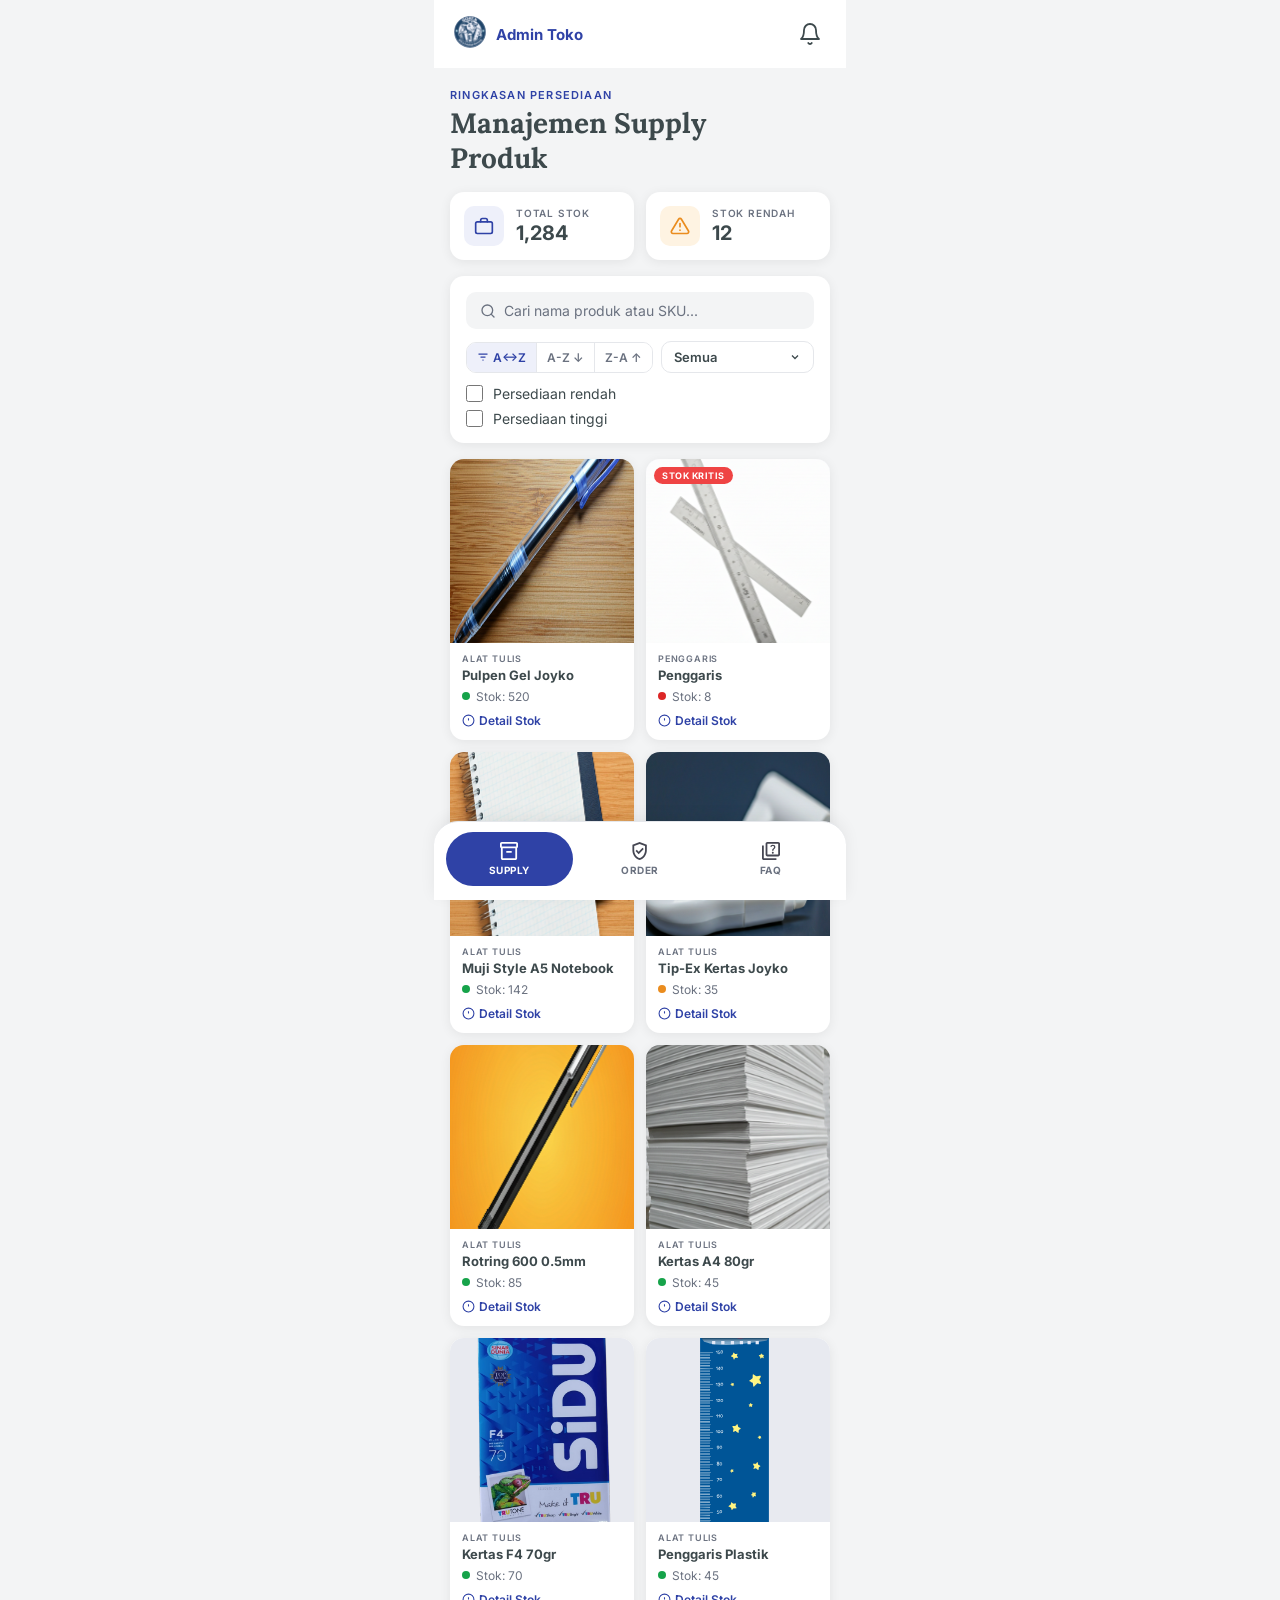
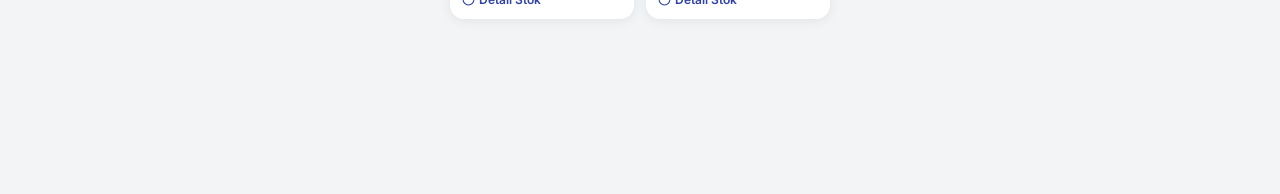
<file: App Admin/Beranda/beranda.html>
<!DOCTYPE html>
<html lang="id">
<head>
  <meta name="viewport" content="width=device-width, initial-scale=1"/>
  <meta charset="utf-8" />
  <title>Beranda - Supply</title>
  <link rel="stylesheet" href="beranda.css">
</head>
<body>
  <div class="app-shell">

    <!-- Header -->
    <header class="top-bar">
      <div class="top-bar-left">
        <a href="profiladmin.html">
          <img class="avatar" src="../../assets/images/image-logo.svg" alt="Logo" />
        </a>
        <span class="top-bar-title">Admin Toko</span>
      </div>
      <a href="notifikasi.html" class="icon-btn" aria-label="Notifikasi">
        <svg width="24" height="24" viewBox="0 0 24 24" fill="none" stroke="currentColor" stroke-width="1.8" stroke-linecap="round" stroke-linejoin="round">
          <path d="M18 8A6 6 0 0 0 6 8c0 7-3 9-3 9h18s-3-2-3-9"/>
          <path d="M13.73 21a2 2 0 0 1-3.46 0"/>
        </svg>
      </a>
    </header>

    <!-- Main scroll area -->
    <main class="main-scroll">

      <!-- Page heading -->
      <section class="page-heading">
        <p class="eyebrow">RINGKASAN PERSEDIAAN</p>
        <h1 class="page-title">Manajemen Supply<br/>Produk</h1>
      </section>

      <!-- Stats -->
      <div class="stats-row">
        <div class="stat-card">
          <div class="stat-icon stat-icon--blue">
            <svg width="20" height="20" viewBox="0 0 24 24" fill="none" stroke="currentColor" stroke-width="2" stroke-linecap="round" stroke-linejoin="round">
              <rect x="2" y="7" width="20" height="14" rx="2"/><path d="M16 7V5a2 2 0 0 0-2-2h-4a2 2 0 0 0-2 2v2"/>
            </svg>
          </div>
          <div>
            <p class="stat-label">TOTAL STOK</p>
            <p class="stat-value">1,284</p>
          </div>
        </div>
        <div class="stat-card">
          <div class="stat-icon stat-icon--orange">
            <svg width="20" height="20" viewBox="0 0 24 24" fill="none" stroke="currentColor" stroke-width="2" stroke-linecap="round" stroke-linejoin="round">
              <path d="M10.29 3.86L1.82 18a2 2 0 0 0 1.71 3h16.94a2 2 0 0 0 1.71-3L13.71 3.86a2 2 0 0 0-3.42 0z"/><line x1="12" y1="9" x2="12" y2="13"/><line x1="12" y1="17" x2="12.01" y2="17"/>
            </svg>
          </div>
          <div>
            <p class="stat-label">STOK RENDAH</p>
            <p class="stat-value">12</p>
          </div>
        </div>
      </div>

      <!-- Filter card -->
      <div class="filter-card">
        <div class="search-box">
          <svg class="search-icon" width="16" height="16" viewBox="0 0 24 24" fill="none" stroke="currentColor" stroke-width="2" stroke-linecap="round" stroke-linejoin="round">
            <circle cx="11" cy="11" r="8"/><line x1="21" y1="21" x2="16.65" y2="16.65"/>
          </svg>
          <input class="search-input" type="search" placeholder="Cari nama produk atau SKU..." />
        </div>
        <div class="filter-row">
          <!-- Sort toggle -->
          <div class="sort-toggle" id="sort-toggle">
            <button class="sort-opt sort-opt--active" data-sort="az">
              <svg width="12" height="12" viewBox="0 0 24 24" fill="none" stroke="currentColor" stroke-width="2.5"><path d="M3 6h18M7 12h10M11 18h2"/></svg>
              <span>A↔Z</span>
            </button>
            <button class="sort-opt" data-sort="asc">A-Z ↓</button>
            <button class="sort-opt" data-sort="desc">Z-A ↑</button>
          </div>
          <!-- Custom dropdown -->
          <div class="custom-select" id="custom-select">
            <button class="custom-select-trigger" id="select-trigger">
              <span id="select-label">Semua</span>
              <svg width="12" height="12" viewBox="0 0 24 24" fill="none" stroke="currentColor" stroke-width="2.5"><polyline points="6 9 12 15 18 9"/></svg>
            </button>
            <ul class="custom-select-menu" id="select-menu">
              <li class="select-opt select-opt--active" data-val="Semua">Semua</li>
              <li class="select-opt" data-val="Alat Tulis Kantor">Alat Tulis Kantor</li>
              <li class="select-opt" data-val="Arsip & Dokumen">Arsip &amp; Dokumen</li>
              <li class="select-opt" data-val="Alat Digital">Alat Digital</li>
              <li class="select-opt" data-val="Lainnya">Lainnya</li>
            </ul>
          </div>
        </div>
        <div class="checkbox-row">
          <label class="check-label">
            <input type="checkbox" class="check-input" id="check-rendah" /> Persediaan rendah
          </label>
          <label class="check-label">
            <input type="checkbox" class="check-input" id="check-tinggi" /> Persediaan tinggi
          </label>
        </div>
      </div>

      <!-- Product grid -->
      <div class="product-grid" id="product-grid">

        <div class="product-card" data-name="pulpen gel joyko" data-cat="Alat Tulis Kantor" data-stok="520" data-level="tinggi">
          <div class="product-img-wrap">
            <img class="product-img" src="../../assets/images/image-pengeljoyko.svg" alt="Pulpen" />
          </div>
          <div class="product-info">
            <p class="product-cat">ALAT TULIS</p>
            <p class="product-name">Pulpen Gel Joyko</p>
            <p class="product-stock"><span class="dot dot--green"></span>Stok: 520</p>
            <a href="#" class="detail-link">
              <svg width="13" height="13" viewBox="0 0 24 24" fill="none" stroke="currentColor" stroke-width="2"><circle cx="12" cy="12" r="10"/><line x1="12" y1="8" x2="12" y2="12"/><line x1="12" y1="16" x2="12.01" y2="16"/></svg>
              Detail Stok
            </a>
          </div>
        </div>

        <div class="product-card" data-name="penggaris" data-cat="Alat Tulis Kantor" data-stok="8" data-level="rendah">
          <div class="product-img-wrap">
            <span class="badge-kritis">STOK KRITIS</span>
            <img class="product-img" src="../../assets/images/image-penggarisjoyko.svg" alt="Penggaris" />
          </div>
          <div class="product-info">
            <p class="product-cat">PENGGARIS</p>
            <p class="product-name">Penggaris</p>
            <p class="product-stock"><span class="dot dot--red"></span>Stok: 8</p>
            <a href="detailprodukpenggaris.html" class="detail-link">
              <svg width="13" height="13" viewBox="0 0 24 24" fill="none" stroke="currentColor" stroke-width="2"><circle cx="12" cy="12" r="10"/><line x1="12" y1="8" x2="12" y2="12"/><line x1="12" y1="16" x2="12.01" y2="16"/></svg>
              Detail Stok
            </a>
          </div>
        </div>

        <div class="product-card" data-name="muji style a5 notebook" data-cat="Arsip & Dokumen" data-stok="142" data-level="tinggi">
          <div class="product-img-wrap">
            <img class="product-img" src="../../assets/images/image-notebook.svg" alt="Muji Style A5 Notebook" />
          </div>
          <div class="product-info">
            <p class="product-cat">ALAT TULIS</p>
            <p class="product-name">Muji Style A5 Notebook</p>
            <p class="product-stock"><span class="dot dot--green"></span>Stok: 142</p>
            <a href="#" class="detail-link">
              <svg width="13" height="13" viewBox="0 0 24 24" fill="none" stroke="currentColor" stroke-width="2"><circle cx="12" cy="12" r="10"/><line x1="12" y1="8" x2="12" y2="12"/><line x1="12" y1="16" x2="12.01" y2="16"/></svg>
              Detail Stok
            </a>
          </div>
        </div>

        <div class="product-card" data-name="tip-ex kertas joyko" data-cat="Alat Tulis Kantor" data-stok="35" data-level="rendah">
          <div class="product-img-wrap">
            <img class="product-img" src="../../assets/images/image-tipEx.svg" alt="Tip-Ex Kertas Joyko" />
          </div>
          <div class="product-info">
            <p class="product-cat">ALAT TULIS</p>
            <p class="product-name">Tip-Ex Kertas Joyko</p>
            <p class="product-stock"><span class="dot dot--orange"></span>Stok: 35</p>
            <a href="#" class="detail-link">
              <svg width="13" height="13" viewBox="0 0 24 24" fill="none" stroke="currentColor" stroke-width="2"><circle cx="12" cy="12" r="10"/><line x1="12" y1="8" x2="12" y2="12"/><line x1="12" y1="16" x2="12.01" y2="16"/></svg>
              Detail Stok
            </a>
          </div>
        </div>

        <div class="product-card" data-name="rotring 600 0.5mm" data-cat="Alat Digital" data-stok="85" data-level="tinggi">
          <div class="product-img-wrap">
            <img class="product-img" src="../../assets/images/image-rotring.svg" alt="Rotring 600 0.5mm" />
          </div>
          <div class="product-info">
            <p class="product-cat">ALAT TULIS</p>
            <p class="product-name">Rotring 600 0.5mm</p>
            <p class="product-stock"><span class="dot dot--green"></span>Stok: 85</p>
            <a href="#" class="detail-link">
              <svg width="13" height="13" viewBox="0 0 24 24" fill="none" stroke="currentColor" stroke-width="2"><circle cx="12" cy="12" r="10"/><line x1="12" y1="8" x2="12" y2="12"/><line x1="12" y1="16" x2="12.01" y2="16"/></svg>
              Detail Stok
            </a>
          </div>
        </div>

        <div class="product-card" data-name="kertas a4 80gr" data-cat="Arsip & Dokumen" data-stok="45" data-level="tinggi">
          <div class="product-img-wrap">
            <img class="product-img" src="../../assets/images/image-kertasA4.svg" alt="Kertas A4 80gr" />
          </div>
          <div class="product-info">
            <p class="product-cat">ALAT TULIS</p>
            <p class="product-name">Kertas A4 80gr</p>
            <p class="product-stock"><span class="dot dot--green"></span>Stok: 45</p>
            <a href="#" class="detail-link">
              <svg width="13" height="13" viewBox="0 0 24 24" fill="none" stroke="currentColor" stroke-width="2"><circle cx="12" cy="12" r="10"/><line x1="12" y1="8" x2="12" y2="12"/><line x1="12" y1="16" x2="12.01" y2="16"/></svg>
              Detail Stok
            </a>
          </div>
        </div>

        <div class="product-card" data-name="kertas f4 70gr" data-cat="Arsip & Dokumen" data-stok="70" data-level="tinggi">
          <div class="product-img-wrap">
            <img class="product-img" src="../../assets/images/image-kertasF4.svg" alt="Kertas F4 70gr" />
          </div>
          <div class="product-info">
            <p class="product-cat">ALAT TULIS</p>
            <p class="product-name">Kertas F4 70gr</p>
            <p class="product-stock"><span class="dot dot--green"></span>Stok: 70</p>
            <a href="#" class="detail-link">
              <svg width="13" height="13" viewBox="0 0 24 24" fill="none" stroke="currentColor" stroke-width="2"><circle cx="12" cy="12" r="10"/><line x1="12" y1="8" x2="12" y2="12"/><line x1="12" y1="16" x2="12.01" y2="16"/></svg>
              Detail Stok
            </a>
          </div>
        </div>

        <div class="product-card" data-name="penggaris plastik" data-cat="Lainnya" data-stok="40" data-level="tinggi">
          <div class="product-img-wrap">
            <img class="product-img" src="../../assets/images/image-penggarisanakplastik.svg" alt="penggaris plastik" />
          </div>
          <div class="product-info">
            <p class="product-cat">ALAT TULIS</p>
            <p class="product-name">Penggaris Plastik</p>
            <p class="product-stock"><span class="dot dot--green"></span>Stok: 45</p>
            <a href="#" class="detail-link">
              <svg width="13" height="13" viewBox="0 0 24 24" fill="none" stroke="currentColor" stroke-width="2"><circle cx="12" cy="12" r="10"/><line x1="12" y1="8" x2="12" y2="12"/><line x1="12" y1="16" x2="12.01" y2="16"/></svg>
              Detail Stok
            </a>
          </div>
        </div>

      </div>
      <div style="height: 80px;"></div>
    </main>

    <!-- Bottom nav -->
    <nav class="bottom-nav">
      <a href="#" class="nav-item nav-item--active" id="nav-supply">
        <div class="nav-pill">
         <img src="../../assets/icon/icon-supplyputih.svg" width="18" height="18" alt="" />
         <span>SUPPLY</span>
        </div>
      </a>
      <a href="../Order/order.html" class="nav-item" id="nav-order">
        <div class="nav-pill">
          <img src="../../assets/icon/icon-orderabu.svg" width="18" height="18" alt="" />
          <span>ORDER</span>
        </div>
      </a>
      <a href="../FAQ/faq.html" class="nav-item" id="nav-faq">
        <div class="nav-pill">
          <img src="../../assets/icon/icon-FAQabu.svg" width="18" height="18" alt="" />
          <span>FAQ</span>
        </div>
      </a>
    </nav>

  </div>
  <script src="beranda.js"></script>
</body>
</html>
</file>
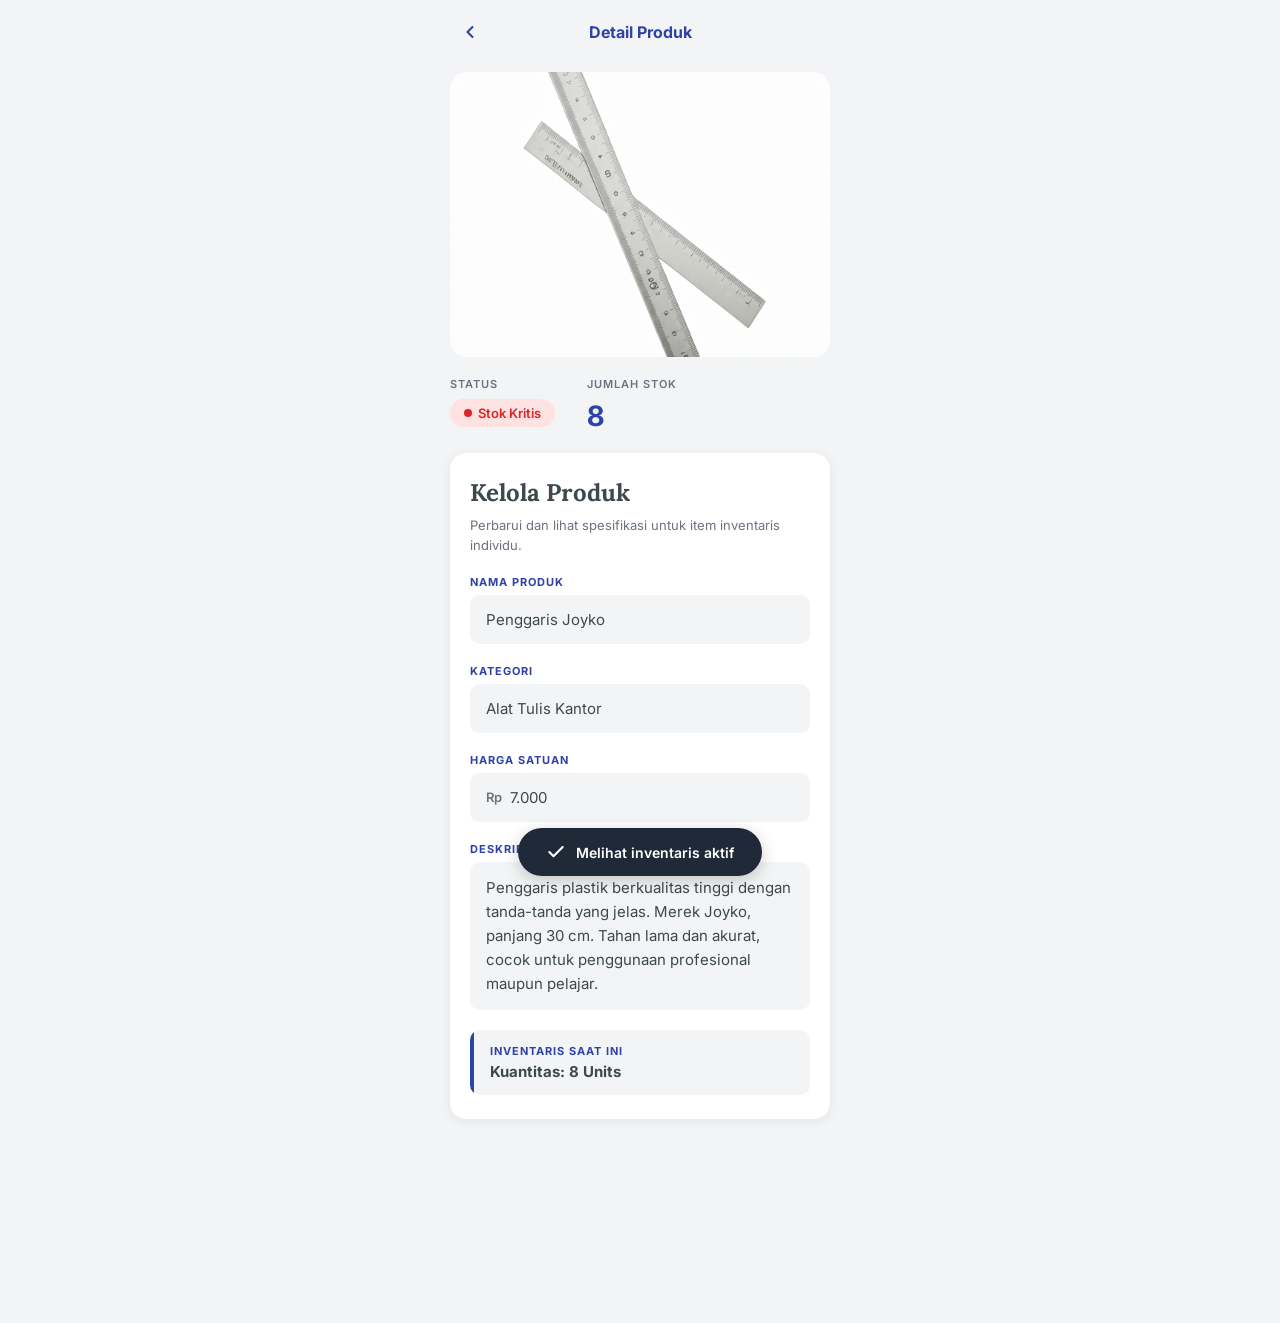
<file: App Admin/Beranda/detailprodukpenggaris.html>
<!DOCTYPE html>
<html lang="id">
<head>
  <meta name="viewport" content="width=device-width, initial-scale=1"/>
  <meta charset="utf-8" />
  <title>Detail Produk</title>
  <link rel="stylesheet" href="detailprodukpenggaris.css">
</head>
<body>
  <div class="app-shell">

    <!-- Header -->
    <header class="top-bar">
      <a href="beranda.html" class="back-btn" aria-label="Kembali">
        <svg width="20" height="20" viewBox="0 0 24 24" fill="none" stroke="currentColor" stroke-width="2.5" stroke-linecap="round" stroke-linejoin="round">
          <polyline points="15 18 9 12 15 6"/>
        </svg>
      </a>
      <span class="top-bar-title">Detail Produk</span>
      <div style="width:32px"></div>
    </header>

    <!-- Main scroll -->
    <main class="main-scroll">

      <!-- Foto produk -->
      <div class="product-hero">
        <img class="product-hero-img" src="../../assets/images/image-penggarisjoyko.svg" alt="Penggaris Joyko" id="hero-img" />
      </div>

      <!-- Status & stok -->
      <div class="status-row">
        <div class="status-col">
          <p class="status-label">STATUS</p>
          <span class="status-badge status-badge--red">
            <span class="dot dot--red"></span> Stok Kritis
          </span>
        </div>
        <div class="stok-col">
          <p class="status-label">JUMLAH STOK</p>
          <p class="stok-value" id="stok-value">8</p>
        </div>
      </div>

      <!-- Card kelola produk -->
      <div class="kelola-card">
        <h1 class="kelola-title">Kelola Produk</h1>
        <p class="kelola-desc">Perbarui dan lihat spesifikasi untuk item inventaris individu.</p>

        <div class="field-group">
          <label class="field-label">NAMA PRODUK</label>
          <div class="field-input" id="field-nama">Penggaris Joyko</div>
        </div>

        <div class="field-group">
          <label class="field-label">KATEGORI</label>
          <div class="field-input" id="field-kategori">Alat Tulis Kantor</div>
        </div>

        <div class="field-group">
          <label class="field-label">HARGA SATUAN</label>
          <div class="field-input field-input--price">
            <span class="price-prefix">Rp</span>
            <span id="field-harga"> 7.000</span>
          </div>
        </div>

        <div class="field-group">
          <label class="field-label">DESKRIPSI</label>
          <div class="field-input field-input--textarea" id="field-deskripsi">
            Penggaris plastik berkualitas tinggi dengan tanda-tanda yang jelas. Merek Joyko, panjang 30 cm. Tahan lama dan akurat, cocok untuk penggunaan profesional maupun pelajar.
          </div>
        </div>

        <!-- Inventaris saat ini -->
        <div class="inventaris-box">
          <div class="inventaris-bar"></div>
          <div class="inventaris-content">
            <p class="inventaris-label">INVENTARIS SAAT INI</p>
            <p class="inventaris-value">Kuantitas: <span id="inventaris-qty">8</span> Units</p>
          </div>
        </div>

      </div>

      <div style="height: 100px;"></div>
    </main>

    <!-- Bottom CTA -->
    <div class="bottom-cta">
      <button class="cta-btn" id="cta-btn">
        <svg width="20" height="20" viewBox="0 0 24 24" fill="none" stroke="currentColor" stroke-width="2.5" stroke-linecap="round" stroke-linejoin="round">
          <polyline points="20 6 9 17 4 12"/>
        </svg>
        <span>Melihat inventaris aktif</span>
      </button>
    </div>

  </div>
  <script src="detailprodukpenggaris.js"></script>
</body>
</html>
</file>
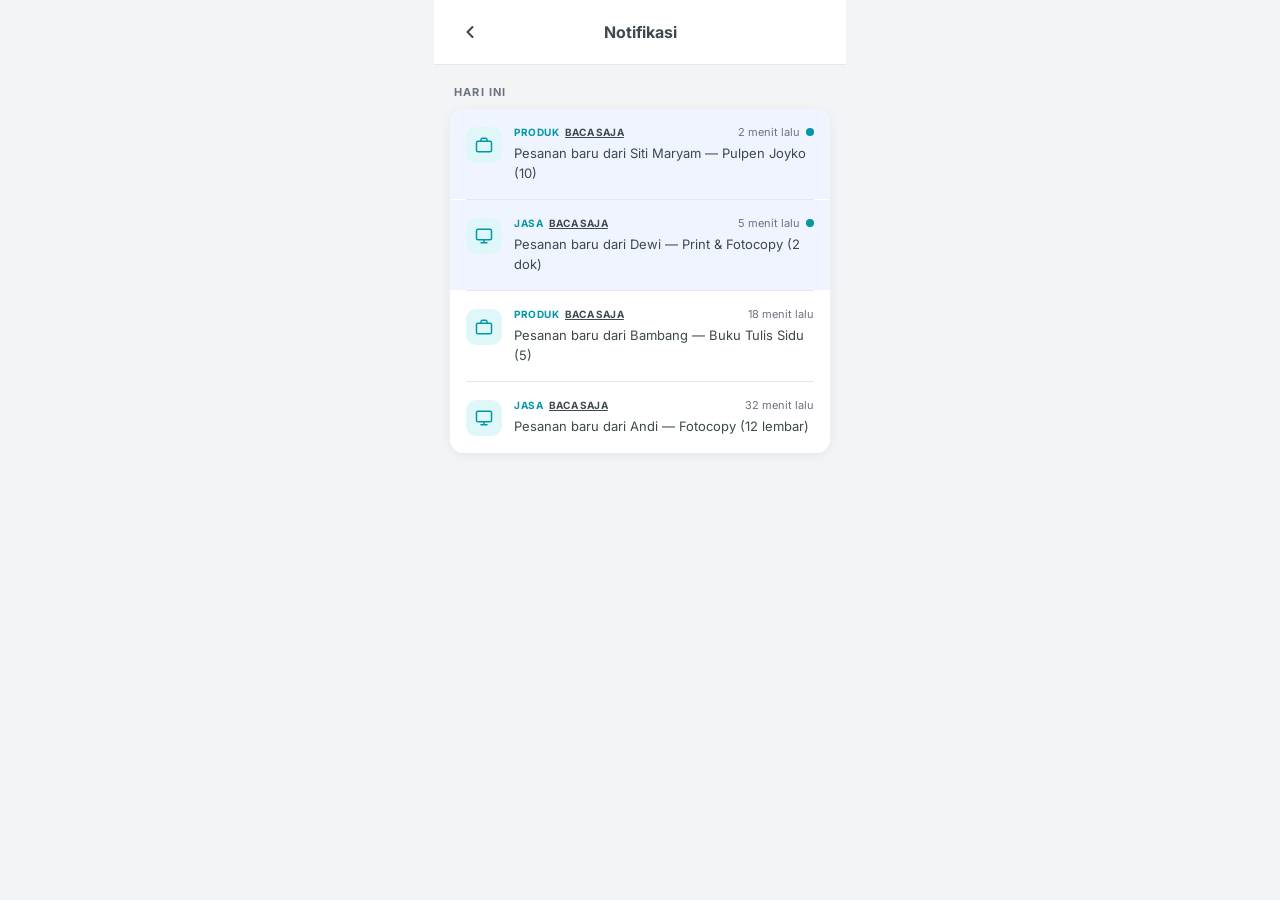
<file: App Admin/Beranda/notifikasi.html>
<!DOCTYPE html>
<html lang="id">
<head>
  <meta name="viewport" content="width=device-width, initial-scale=1"/>
  <meta charset="utf-8" />
  <title>Notifikasi</title>
  <link rel="stylesheet" href="notifikasi.css">
</head>
<body>
  <div class="app-shell">

    <!-- Header -->
    <header class="top-bar">
      <a href="beranda.html" class="back-btn" aria-label="Kembali">
        <svg width="20" height="20" viewBox="0 0 24 24" fill="none" stroke="currentColor" stroke-width="2.5" stroke-linecap="round" stroke-linejoin="round">
          <polyline points="15 18 9 12 15 6"/>
        </svg>
      </a>
      <span class="top-bar-title">Notifikasi</span>
      <div style="width:32px"></div>
    </header>

    <!-- Main -->
    <main class="main-scroll">

      <div class="section-group">
        <p class="section-label">HARI INI</p>

        <div class="notif-card">

          <!-- Item 1 – PRODUK, belum dibaca -->
          <div class="notif-item notif-item--unread" data-id="1">
            <div class="notif-icon notif-icon--produk">
              <svg width="18" height="18" viewBox="0 0 24 24" fill="none" stroke="currentColor" stroke-width="2" stroke-linecap="round" stroke-linejoin="round">
                <rect x="2" y="7" width="20" height="14" rx="2"/><path d="M16 7V5a2 2 0 0 0-2-2h-4a2 2 0 0 0-2 2v2"/>
              </svg>
            </div>
            <div class="notif-body">
              <div class="notif-meta">
                <span class="notif-tag notif-tag--produk">PRODUK</span>
                <span class="notif-baca" onclick="bacaSaja(this)">BACA SAJA</span>
                <span class="notif-time">2 menit lalu</span>
                <span class="notif-dot"></span>
              </div>
              <p class="notif-text">Pesanan baru dari Siti Maryam — Pulpen Joyko (10)</p>
            </div>
          </div>

          <div class="notif-divider"></div>

          <!-- Item 2 – JASA, belum dibaca -->
          <div class="notif-item notif-item--unread" data-id="2">
            <div class="notif-icon notif-icon--jasa">
              <svg width="18" height="18" viewBox="0 0 24 24" fill="none" stroke="currentColor" stroke-width="2" stroke-linecap="round" stroke-linejoin="round">
                <rect x="2" y="3" width="20" height="14" rx="2"/><path d="M8 21h8M12 17v4"/>
              </svg>
            </div>
            <div class="notif-body">
              <div class="notif-meta">
                <span class="notif-tag notif-tag--jasa">JASA</span>
                <span class="notif-baca" onclick="bacaSaja(this)">BACA SAJA</span>
                <span class="notif-time">5 menit lalu</span>
                <span class="notif-dot"></span>
              </div>
              <p class="notif-text">Pesanan baru dari Dewi — Print &amp; Fotocopy (2 dok)</p>
            </div>
          </div>

          <div class="notif-divider"></div>

          <!-- Item 3 – PRODUK, sudah dibaca -->
          <div class="notif-item" data-id="3">
            <div class="notif-icon notif-icon--produk">
              <svg width="18" height="18" viewBox="0 0 24 24" fill="none" stroke="currentColor" stroke-width="2" stroke-linecap="round" stroke-linejoin="round">
                <rect x="2" y="7" width="20" height="14" rx="2"/><path d="M16 7V5a2 2 0 0 0-2-2h-4a2 2 0 0 0-2 2v2"/>
              </svg>
            </div>
            <div class="notif-body">
              <div class="notif-meta">
                <span class="notif-tag notif-tag--produk">PRODUK</span>
                <span class="notif-baca" onclick="bacaSaja(this)">BACA SAJA</span>
                <span class="notif-time">18 menit lalu</span>
              </div>
              <p class="notif-text">Pesanan baru dari Bambang — Buku Tulis Sidu (5)</p>
            </div>
          </div>

          <div class="notif-divider"></div>

          <!-- Item 4 – JASA, sudah dibaca -->
          <div class="notif-item" data-id="4">
            <div class="notif-icon notif-icon--jasa">
              <svg width="18" height="18" viewBox="0 0 24 24" fill="none" stroke="currentColor" stroke-width="2" stroke-linecap="round" stroke-linejoin="round">
                <rect x="2" y="3" width="20" height="14" rx="2"/><path d="M8 21h8M12 17v4"/>
              </svg>
            </div>
            <div class="notif-body">
              <div class="notif-meta">
                <span class="notif-tag notif-tag--jasa">JASA</span>
                <span class="notif-baca" onclick="bacaSaja(this)">BACA SAJA</span>
                <span class="notif-time">32 menit lalu</span>
              </div>
              <p class="notif-text">Pesanan baru dari Andi — Fotocopy (12 lembar)</p>
            </div>
          </div>

        </div>
      </div>

    </main>
  </div>
  <script src="notifikasi.js"></script>
</body>
</html>
</file>
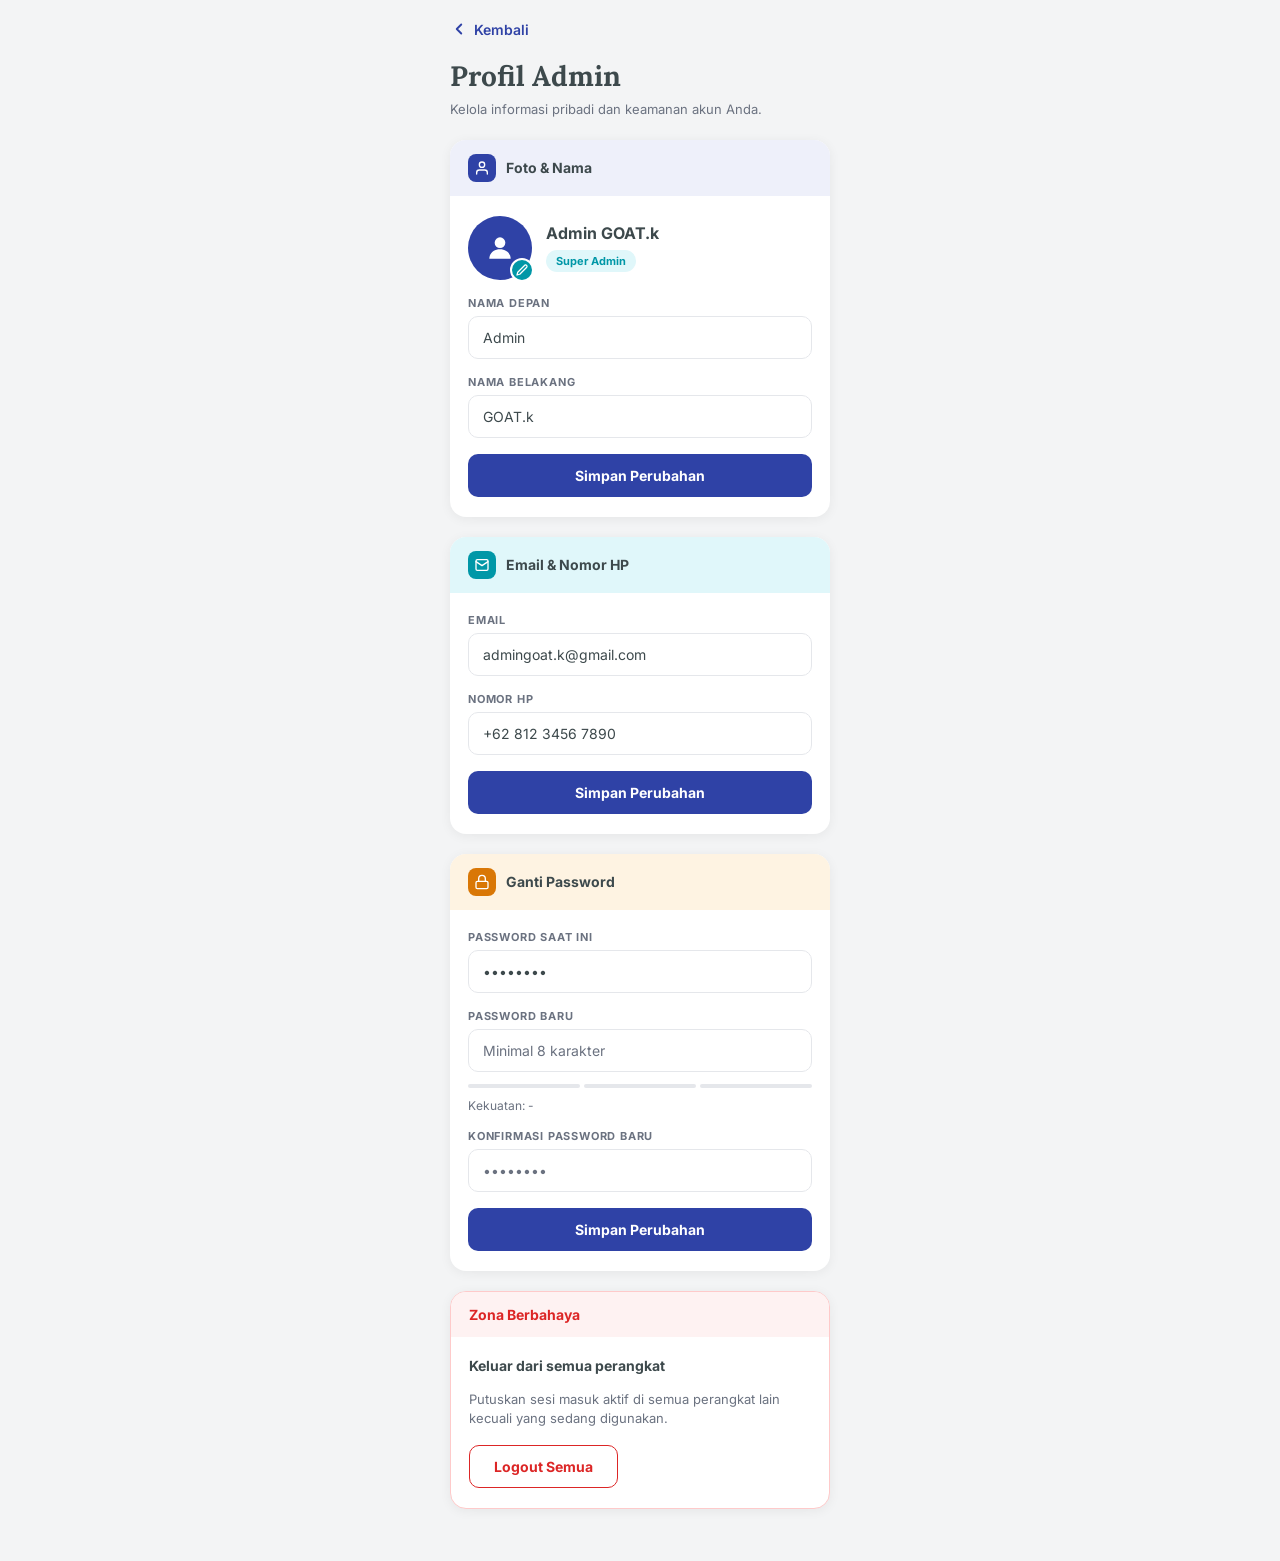
<file: App Admin/Beranda/profiladmin.html>
<!DOCTYPE html>
<html lang="id">
<head>
  <meta name="viewport" content="width=device-width, initial-scale=1"/>
  <meta charset="utf-8" />
  <title>Profil Admin</title>
  <link rel="stylesheet" href="profiladmin.css">
</head>
<body>
  <div class="app-shell">

    <main class="main-scroll">

      <a href="javascript:history.back()" class="back-link">
        <svg width="18" height="18" viewBox="0 0 24 24" fill="none" stroke="currentColor" stroke-width="2.5" stroke-linecap="round" stroke-linejoin="round">
          <polyline points="15 18 9 12 15 6"/>
        </svg>
        Kembali
      </a>

      <div class="page-heading">
        <h1 class="page-title">Profil Admin</h1>
        <p class="page-desc">Kelola informasi pribadi dan keamanan akun Anda.</p>
      </div>

      <!-- Foto & Nama -->
      <div class="card">
        <div class="card-header card-header--blue">
          <div class="card-icon card-icon--blue">
            <svg width="16" height="16" viewBox="0 0 24 24" fill="none" stroke="currentColor" stroke-width="2" stroke-linecap="round" stroke-linejoin="round">
              <path d="M20 21v-2a4 4 0 0 0-4-4H8a4 4 0 0 0-4 4v2"/><circle cx="12" cy="7" r="4"/>
            </svg>
          </div>
          <span class="card-header-title">Foto &amp; Nama</span>
        </div>
        <div class="card-body">

          <div class="profile-row">
            <div class="avatar-wrap">
              <div class="avatar-circle">
                <svg width="32" height="32" viewBox="0 0 24 24" fill="white"><circle cx="12" cy="8" r="4"/><path d="M4 20c0-4 3.5-7 8-7s8 3 8 7"/></svg>
              </div>
              <button class="avatar-edit-btn" aria-label="Ubah foto">
                <svg width="12" height="12" viewBox="0 0 24 24" fill="none" stroke="currentColor" stroke-width="2.5" stroke-linecap="round" stroke-linejoin="round">
                  <path d="M17 3a2.85 2.83 0 1 1 4 4L7.5 20.5 2 22l1.5-5.5z"/>
                </svg>
              </button>
            </div>
            <div class="profile-info">
              <p class="profile-name">Admin GOAT.k</p>
              <span class="profile-badge">Super Admin</span>
            </div>
          </div>

          <div class="field-group">
            <label class="field-label">NAMA DEPAN</label>
            <input type="text" class="field-input" value="Admin" />
          </div>

          <div class="field-group">
            <label class="field-label">NAMA BELAKANG</label>
            <input type="text" class="field-input" value="GOAT.k" />
          </div>

          <button class="btn-simpan" onclick="simpanInfo('Foto & Nama')">Simpan Perubahan</button>
        </div>
      </div>

      <!-- Email & HP -->
      <div class="card">
        <div class="card-header card-header--teal">
          <div class="card-icon card-icon--teal">
            <svg width="16" height="16" viewBox="0 0 24 24" fill="none" stroke="currentColor" stroke-width="2" stroke-linecap="round" stroke-linejoin="round">
              <rect x="3" y="4" width="18" height="16" rx="2"/><path d="M3 7l9 6 9-6"/>
            </svg>
          </div>
          <span class="card-header-title">Email &amp; Nomor HP</span>
        </div>
        <div class="card-body">

          <div class="field-group">
            <label class="field-label">EMAIL</label>
            <input type="email" class="field-input" value="admingoat.k@gmail.com" />
          </div>

          <div class="field-group">
            <label class="field-label">NOMOR HP</label>
            <input type="tel" class="field-input" value="+62 812 3456 7890" />
          </div>

          <button class="btn-simpan" onclick="simpanInfo('Email & Nomor HP')">Simpan Perubahan</button>
        </div>
      </div>

      <!-- Ganti Password -->
      <div class="card">
        <div class="card-header card-header--orange">
          <div class="card-icon card-icon--orange">
            <svg width="16" height="16" viewBox="0 0 24 24" fill="none" stroke="currentColor" stroke-width="2" stroke-linecap="round" stroke-linejoin="round">
              <rect x="3" y="11" width="18" height="11" rx="2"/><path d="M7 11V7a5 5 0 0 1 10 0v4"/>
            </svg>
          </div>
          <span class="card-header-title">Ganti Password</span>
        </div>
        <div class="card-body">

          <div class="field-group">
            <label class="field-label">PASSWORD SAAT INI</label>
            <input type="password" class="field-input" value="password" />
          </div>

          <div class="field-group">
            <label class="field-label">PASSWORD BARU</label>
            <input type="password" class="field-input" id="pw-baru" placeholder="Minimal 8 karakter" oninput="cekKekuatan()" />
            <div class="strength-bar">
              <div class="strength-seg" id="seg1"></div>
              <div class="strength-seg" id="seg2"></div>
              <div class="strength-seg" id="seg3"></div>
            </div>
            <p class="strength-label" id="strength-label">Kekuatan: -</p>
          </div>

          <div class="field-group">
            <label class="field-label">KONFIRMASI PASSWORD BARU</label>
            <input type="password" class="field-input" placeholder="••••••••" />
          </div>

          <button class="btn-simpan" onclick="simpanInfo('Password')">Simpan Perubahan</button>
        </div>
      </div>

      <!-- Zona Berbahaya -->
      <div class="card card--danger">
        <div class="card-header card-header--danger">
          <span class="card-header-title card-header-title--danger">Zona Berbahaya</span>
        </div>
        <div class="card-body">
          <p class="danger-title">Keluar dari semua perangkat</p>
          <p class="danger-desc">Putuskan sesi masuk aktif di semua perangkat lain kecuali yang sedang digunakan.</p>
          <button class="btn-danger" onclick="logoutSemua()">Logout Semua</button>
        </div>
      </div>

      <div style="height: 32px;"></div>
    </main>

  </div>
  <script src="profiladmin.js"></script>
</body>
</html>
</file>
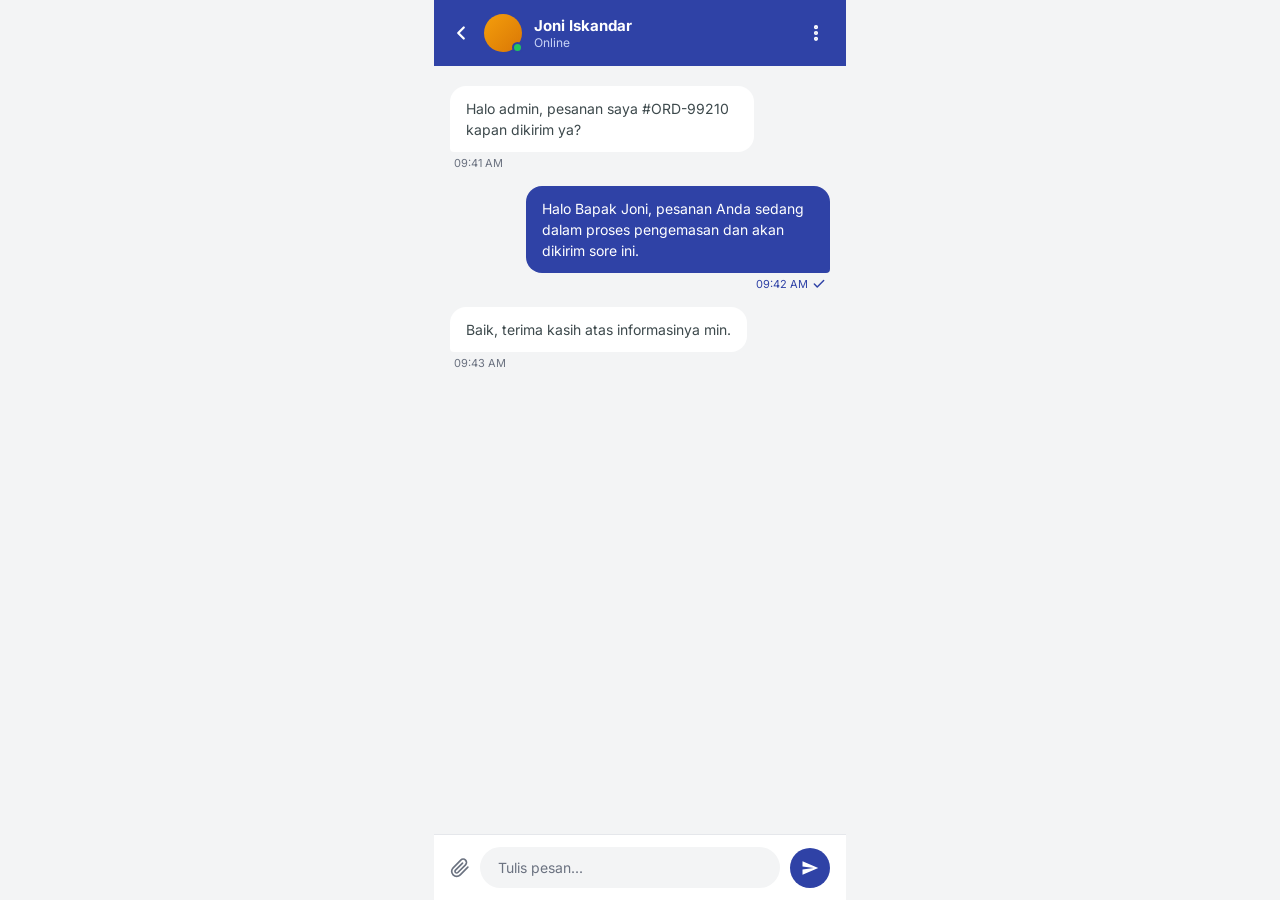
<file: App Admin/FAQ/chatkonsumen.html>
<!DOCTYPE html>
<html lang="id">
<head>
  <meta name="viewport" content="width=device-width, initial-scale=1"/>
  <meta charset="utf-8" />
  <title>Chat Konsumen</title>
  <link rel="stylesheet" href="chatkonsumen.css">
</head>
<body>
  <div class="app-shell">

    <!-- Header -->
    <header class="chat-top-bar">
      <a href="faq.html" class="back-btn" aria-label="Kembali">
        <svg width="22" height="22" viewBox="0 0 24 24" fill="none" stroke="currentColor" stroke-width="2.5" stroke-linecap="round" stroke-linejoin="round">
          <polyline points="15 18 9 12 15 6"/>
        </svg>
      </a>
      <div class="chat-avatar"></div>
      <div class="chat-header-info">
        <p class="chat-header-name">Joni Iskandar</p>
        <p class="chat-header-status">Online</p>
      </div>
      <button class="more-btn" aria-label="Opsi lainnya">
        <svg width="20" height="20" viewBox="0 0 24 24" fill="none" stroke="currentColor" stroke-width="2" stroke-linecap="round" stroke-linejoin="round">
          <circle cx="12" cy="5" r="1.5"/><circle cx="12" cy="12" r="1.5"/><circle cx="12" cy="19" r="1.5"/>
        </svg>
      </button>
    </header>

    <!-- Chat messages -->
    <main class="chat-main" id="chat-main">

      <div class="msg-row msg-row--in">
        <div class="bubble bubble--in">
          Halo admin, pesanan saya #ORD-99210 kapan dikirim ya?
        </div>
        <p class="msg-time">09:41 AM</p>
      </div>

      <div class="msg-row msg-row--out">
        <div class="bubble bubble--out">
          Halo Bapak Joni, pesanan Anda sedang dalam proses pengemasan dan akan dikirim sore ini.
        </div>
        <p class="msg-time msg-time--out">09:42 AM <svg width="14" height="14" viewBox="0 0 24 24" fill="none" stroke="currentColor" stroke-width="2.5" stroke-linecap="round" stroke-linejoin="round" style="display:inline; vertical-align:middle;"><polyline points="20 6 9 17 4 12"/></svg></p>
      </div>

      <div class="msg-row msg-row--in">
        <div class="bubble bubble--in">
          Baik, terima kasih atas informasinya min.
        </div>
        <p class="msg-time">09:43 AM</p>
      </div>

    </main>

    <!-- Input bar -->
    <div class="chat-input-bar">
      <button class="attach-btn" aria-label="Lampirkan file">
        <svg width="20" height="20" viewBox="0 0 24 24" fill="none" stroke="currentColor" stroke-width="2" stroke-linecap="round" stroke-linejoin="round">
          <path d="M21.44 11.05l-9.19 9.19a6 6 0 0 1-8.49-8.49l9.19-9.19a4 4 0 0 1 5.66 5.66l-9.2 9.19a2 2 0 0 1-2.83-2.83l8.49-8.48"/>
        </svg>
      </button>
      <input type="text" class="chat-input" id="chat-input" placeholder="Tulis pesan..." />
      <button class="send-btn" id="send-btn" aria-label="Kirim">
        <svg width="18" height="18" viewBox="0 0 24 24" fill="currentColor"><path d="M2 21l21-9L2 3v7l15 2-15 2z"/></svg>
      </button>
    </div>

  </div>
  <script src="chatkonsumen.js"></script>
</body>
</html>
</file>
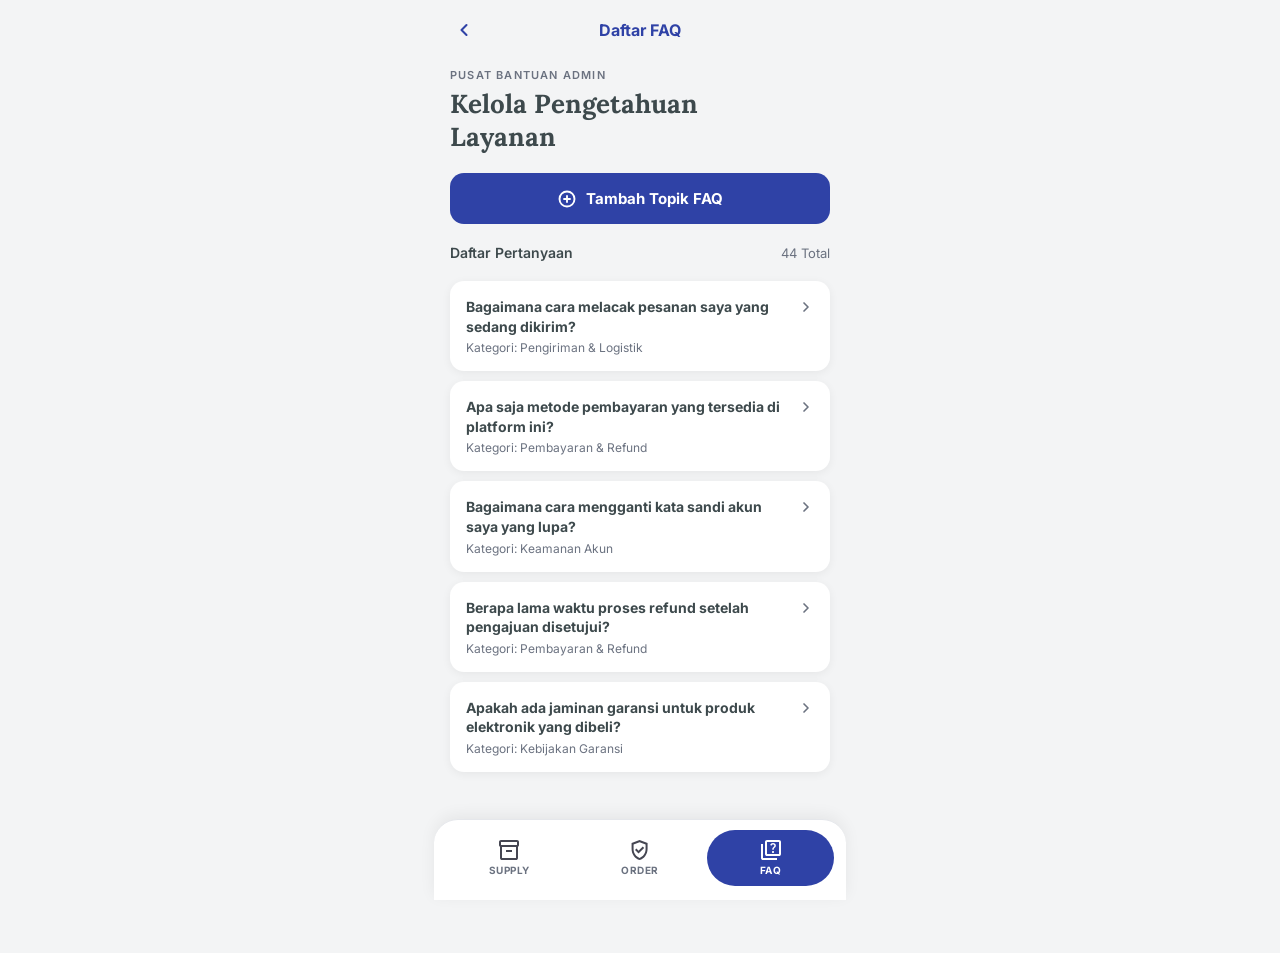
<file: App Admin/FAQ/daftarfaq.html>
<!DOCTYPE html>
<html lang="id">
<head>
  <meta name="viewport" content="width=device-width, initial-scale=1"/>
  <meta charset="utf-8" />
  <title>Daftar FAQ</title>
  <link rel="stylesheet" href="daftarfaq.css">
</head>
<body>
  <div class="app-shell">

    <header class="top-bar">
      <a href="faq.html" class="back-btn" aria-label="Kembali">
        <svg width="20" height="20" viewBox="0 0 24 24" fill="none" stroke="currentColor" stroke-width="2.5" stroke-linecap="round" stroke-linejoin="round">
          <polyline points="15 18 9 12 15 6"/>
        </svg>
      </a>
      <span class="top-bar-title">Daftar FAQ</span>
      <div style="width:28px"></div>
    </header>

    <main class="main-scroll">

      <div class="section-heading">
        <p class="eyebrow">PUSAT BANTUAN ADMIN</p>
        <h1 class="page-title">Kelola Pengetahuan<br/>Layanan</h1>
      </div>

      <button class="btn-tambah">
        <svg width="18" height="18" viewBox="0 0 24 24" fill="none" stroke="currentColor" stroke-width="2.5" stroke-linecap="round" stroke-linejoin="round">
          <circle cx="12" cy="12" r="10"/><line x1="12" y1="8" x2="12" y2="16"/><line x1="8" y1="12" x2="16" y2="12"/>
        </svg>
        Tambah Topik FAQ
      </button>

      <div class="list-header">
        <span class="list-title">Daftar Pertanyaan</span>
        <span class="list-total">44 Total</span>
      </div>

      <div class="faq-card-list">

        <a href="#" class="faq-card-item">
          <div class="faq-card-text">
            <p class="faq-card-q">Bagaimana cara melacak pesanan saya yang sedang dikirim?</p>
            <p class="faq-card-cat">Kategori: Pengiriman &amp; Logistik</p>
          </div>
          <svg class="faq-card-chevron" width="16" height="16" viewBox="0 0 24 24" fill="none" stroke="currentColor" stroke-width="2.5" stroke-linecap="round" stroke-linejoin="round"><polyline points="9 18 15 12 9 6"/></svg>
        </a>

        <a href="#" class="faq-card-item">
          <div class="faq-card-text">
            <p class="faq-card-q">Apa saja metode pembayaran yang tersedia di platform ini?</p>
            <p class="faq-card-cat">Kategori: Pembayaran &amp; Refund</p>
          </div>
          <svg class="faq-card-chevron" width="16" height="16" viewBox="0 0 24 24" fill="none" stroke="currentColor" stroke-width="2.5" stroke-linecap="round" stroke-linejoin="round"><polyline points="9 18 15 12 9 6"/></svg>
        </a>

        <a href="#" class="faq-card-item">
          <div class="faq-card-text">
            <p class="faq-card-q">Bagaimana cara mengganti kata sandi akun saya yang lupa?</p>
            <p class="faq-card-cat">Kategori: Keamanan Akun</p>
          </div>
          <svg class="faq-card-chevron" width="16" height="16" viewBox="0 0 24 24" fill="none" stroke="currentColor" stroke-width="2.5" stroke-linecap="round" stroke-linejoin="round"><polyline points="9 18 15 12 9 6"/></svg>
        </a>

        <a href="#" class="faq-card-item">
          <div class="faq-card-text">
            <p class="faq-card-q">Berapa lama waktu proses refund setelah pengajuan disetujui?</p>
            <p class="faq-card-cat">Kategori: Pembayaran &amp; Refund</p>
          </div>
          <svg class="faq-card-chevron" width="16" height="16" viewBox="0 0 24 24" fill="none" stroke="currentColor" stroke-width="2.5" stroke-linecap="round" stroke-linejoin="round"><polyline points="9 18 15 12 9 6"/></svg>
        </a>

        <a href="#" class="faq-card-item">
          <div class="faq-card-text">
            <p class="faq-card-q">Apakah ada jaminan garansi untuk produk elektronik yang dibeli?</p>
            <p class="faq-card-cat">Kategori: Kebijakan Garansi</p>
          </div>
          <svg class="faq-card-chevron" width="16" height="16" viewBox="0 0 24 24" fill="none" stroke="currentColor" stroke-width="2.5" stroke-linecap="round" stroke-linejoin="round"><polyline points="9 18 15 12 9 6"/></svg>
        </a>

      </div>

      <div style="height: 80px;"></div>
    </main>

    <nav class="bottom-nav">
      <a href="../Beranda/beranda.html" class="nav-item">
        <div class="nav-pill">
          <img src="../../assets/icon/icon-supplyabu.svg" width="20" height="20" alt="" />
          <span>SUPPLY</span>
        </div>
      </a>
      <a href="../Order/order.html" class="nav-item">
        <div class="nav-pill">
          <img src="../../assets/icon/icon-orderabu.svg" width="20" height="20" alt="" />
          <span>ORDER</span>
        </div>
      </a>
      <a href="faq.html" class="nav-item nav-item--active">
        <div class="nav-pill">
          <img src="../../assets/icon/icon-FAQputih.svg" width="20" height="20" alt="" />
          <span>FAQ</span>
        </div>
      </a>
    </nav>
  </div>
</body>
</html>
</file>
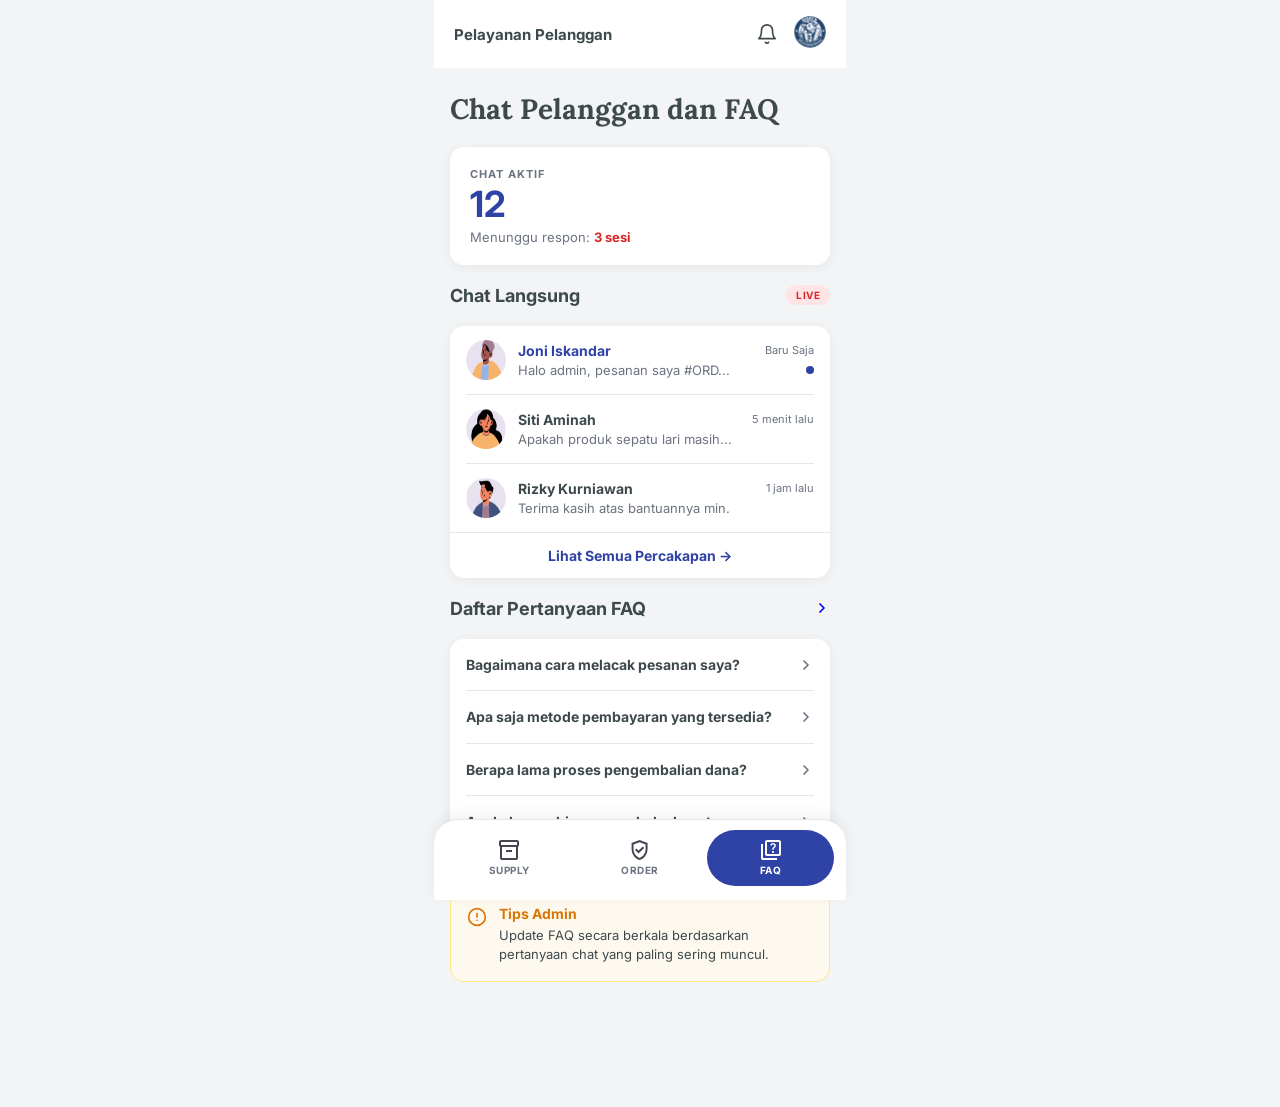
<file: App Admin/FAQ/faq.html>
<!DOCTYPE html>
<html lang="id">
<head>
  <meta name="viewport" content="width=device-width, initial-scale=1"/>
  <meta charset="utf-8" />
  <title>FAQ</title>
  <link rel="stylesheet" href="faq.css">
</head>
<body>
  <div class="app-shell">

    <!-- Header -->
    <header class="top-bar">
      <span class="top-bar-title">Pelayanan Pelanggan</span>
      <div class="top-bar-right">
        <a href="../Beranda/notifikasi.html" class="icon-btn" aria-label="Notifikasi">
          <svg width="22" height="22" viewBox="0 0 24 24" fill="none" stroke="currentColor" stroke-width="1.8" stroke-linecap="round" stroke-linejoin="round">
            <path d="M18 8A6 6 0 0 0 6 8c0 7-3 9-3 9h18s-3-2-3-9"/>
            <path d="M13.73 21a2 2 0 0 1-3.46 0"/>
          </svg>
        </a>
        <a href="../Beranda/profiladmin.html">
          <img class="avatar" src="../../assets/images/image-logo.svg" alt="Logo" />
        </a>
      </div>
    </header>

    <!-- Main -->
    <main class="main-scroll">

      <h1 class="page-title">Chat Pelanggan dan FAQ</h1>

      <!-- Chat aktif card -->
      <div class="chat-aktif-card">
        <p class="chat-aktif-label">CHAT AKTIF</p>
        <p class="chat-aktif-value">12</p>
        <p class="chat-aktif-sub">Menunggu respon: <span class="chat-aktif-urgent">3 sesi</span></p>
      </div>

      <!-- Chat Langsung -->
      <div class="section-header">
        <h2 class="section-title">Chat Langsung</h2>
        <span class="badge-live">LIVE</span>
      </div>

      <div class="chat-list">

        <a href="chatkonsumen.html" class="chat-item chat-item--unread" style="text-decoration:none; color:inherit;">
          <img class="chat-avatar" src="../../assets/images/image-chatJoni.svg" alt="Joni Iskandar" />
          <div class="chat-body">
            <div class="chat-meta">
              <span class="chat-name">Joni Iskandar</span>
              <span class="chat-time">Baru Saja</span>
            </div>
            <div class="chat-preview-row">
              <p class="chat-preview">Halo admin, pesanan saya #ORD...</p>
              <span class="chat-dot"></span>
            </div>
          </div>
        </a>

        <div class="chat-divider"></div>

        <div class="chat-item">
          <img class="chat-avatar" src="../../assets/images/image-chatSiti.svg" alt="Siti Aminah" />
          <div class="chat-body">
            <div class="chat-meta">
              <span class="chat-name">Siti Aminah</span>
              <span class="chat-time">5 menit lalu</span>
            </div>
            <p class="chat-preview">Apakah produk sepatu lari masih...</p>
          </div>
        </div>

        <div class="chat-divider"></div>

        <div class="chat-item">
          <img class="chat-avatar" src="../../assets/images/image-chatRizky.svg" alt="Rizky Kurniawan" />
          <div class="chat-body">
            <div class="chat-meta">
              <span class="chat-name">Rizky Kurniawan</span>
              <span class="chat-time">1 jam lalu</span>
            </div>
            <p class="chat-preview">Terima kasih atas bantuannya min.</p>
          </div>
        </div>

        <a href="#" class="lihat-semua">Lihat Semua Percakapan →</a>

      </div>

      <!-- Daftar FAQ -->
      <a href="daftarfaq.html" class="section-header" style="text-decoration:none;">
        <h2 class="section-title">Daftar Pertanyaan FAQ</h2>
        <svg width="16" height="16" viewBox="0 0 24 24" fill="none" stroke="currentColor" stroke-width="2.5" stroke-linecap="round" stroke-linejoin="round">
          <polyline points="9 18 15 12 9 6"/>
        </svg>
      </a>

      <div class="faq-list">

        <div class="faq-item" onclick="toggleFaq(this)">
          <div class="faq-content">
            <p class="faq-q">Bagaimana cara melacak pesanan saya?</p>
            <p class="faq-a">Anda dapat melacak pesanan melalui menu "Orders" dengan memasukkan nomor pesanan Anda.</p>
          </div>
          <svg class="faq-chevron" width="16" height="16" viewBox="0 0 24 24" fill="none" stroke="currentColor" stroke-width="2.5" stroke-linecap="round" stroke-linejoin="round">
            <polyline points="9 18 15 12 9 6"/>
          </svg>
        </div>

        <div class="faq-divider"></div>

        <div class="faq-item" onclick="toggleFaq(this)">
          <div class="faq-content">
            <p class="faq-q">Apa saja metode pembayaran yang tersedia?</p>
            <p class="faq-a">Kami menerima transfer bank (BCA, Mandiri, BNI), kartu kredit, dan dompet digital.</p>
          </div>
          <svg class="faq-chevron" width="16" height="16" viewBox="0 0 24 24" fill="none" stroke="currentColor" stroke-width="2.5" stroke-linecap="round" stroke-linejoin="round">
            <polyline points="9 18 15 12 9 6"/>
          </svg>
        </div>

        <div class="faq-divider"></div>

        <div class="faq-item" onclick="toggleFaq(this)">
          <div class="faq-content">
            <p class="faq-q">Berapa lama proses pengembalian dana?</p>
            <p class="faq-a">Proses pengembalian dana biasanya memakan waktu 3-5 hari kerja setelah pengajuan disetujui.</p>
          </div>
          <svg class="faq-chevron" width="16" height="16" viewBox="0 0 24 24" fill="none" stroke="currentColor" stroke-width="2.5" stroke-linecap="round" stroke-linejoin="round">
            <polyline points="9 18 15 12 9 6"/>
          </svg>
        </div>

        <div class="faq-divider"></div>

        <div class="faq-item" onclick="toggleFaq(this)">
          <div class="faq-content">
            <p class="faq-q">Apakah saya bisa mengubah alamat pengiriman?</p>
            <p class="faq-a">Alamat dapat diubah selama status pesanan belum "Dalam Proses". Hubungi admin segera.</p>
          </div>
          <svg class="faq-chevron" width="16" height="16" viewBox="0 0 24 24" fill="none" stroke="currentColor" stroke-width="2.5" stroke-linecap="round" stroke-linejoin="round">
            <polyline points="9 18 15 12 9 6"/>
          </svg>
        </div>

      </div>

      <!-- Tips Admin -->
      <div class="tips-box">
        <svg class="tips-icon" width="20" height="20" viewBox="0 0 24 24" fill="none" stroke="currentColor" stroke-width="2" stroke-linecap="round" stroke-linejoin="round">
          <circle cx="12" cy="12" r="10"/><line x1="12" y1="8" x2="12" y2="12"/><line x1="12" y1="16" x2="12.01" y2="16"/>
        </svg>
        <div>
          <p class="tips-title">Tips Admin</p>
          <p class="tips-text">Update FAQ secara berkala berdasarkan pertanyaan chat yang paling sering muncul.</p>
        </div>
      </div>

      <div style="height: 24px;"></div>
    </main>

    <!-- Bottom nav -->
    <nav class="bottom-nav">
      <a href="../Beranda/beranda.html" class="nav-item" id="nav-supply">
        <div class="nav-pill">
          <img src="../../assets/icon/icon-supplyabu.svg" width="20" height="20" alt="" />
          <span>SUPPLY</span>
        </div>
      </a>
      <a href="../Order/order.html" class="nav-item" id="nav-order">
        <div class="nav-pill">
          <img src="../../assets/icon/icon-orderabu.svg" width="20" height="20" alt="" />
          <span>ORDER</span>
        </div>
      </a>
      <a href="../FAQ/faq.html" class="nav-item nav-item--active" id="nav-faq">
        <div class="nav-pill">
          <img src="../../assets/icon/icon-FAQputih.svg" width="20" height="20" alt="" />
          <span>FAQ</span>
        </div>
      </a>
    </nav>

  </div>
  <script src="faq.js"></script>
</body>
</html>
</file>
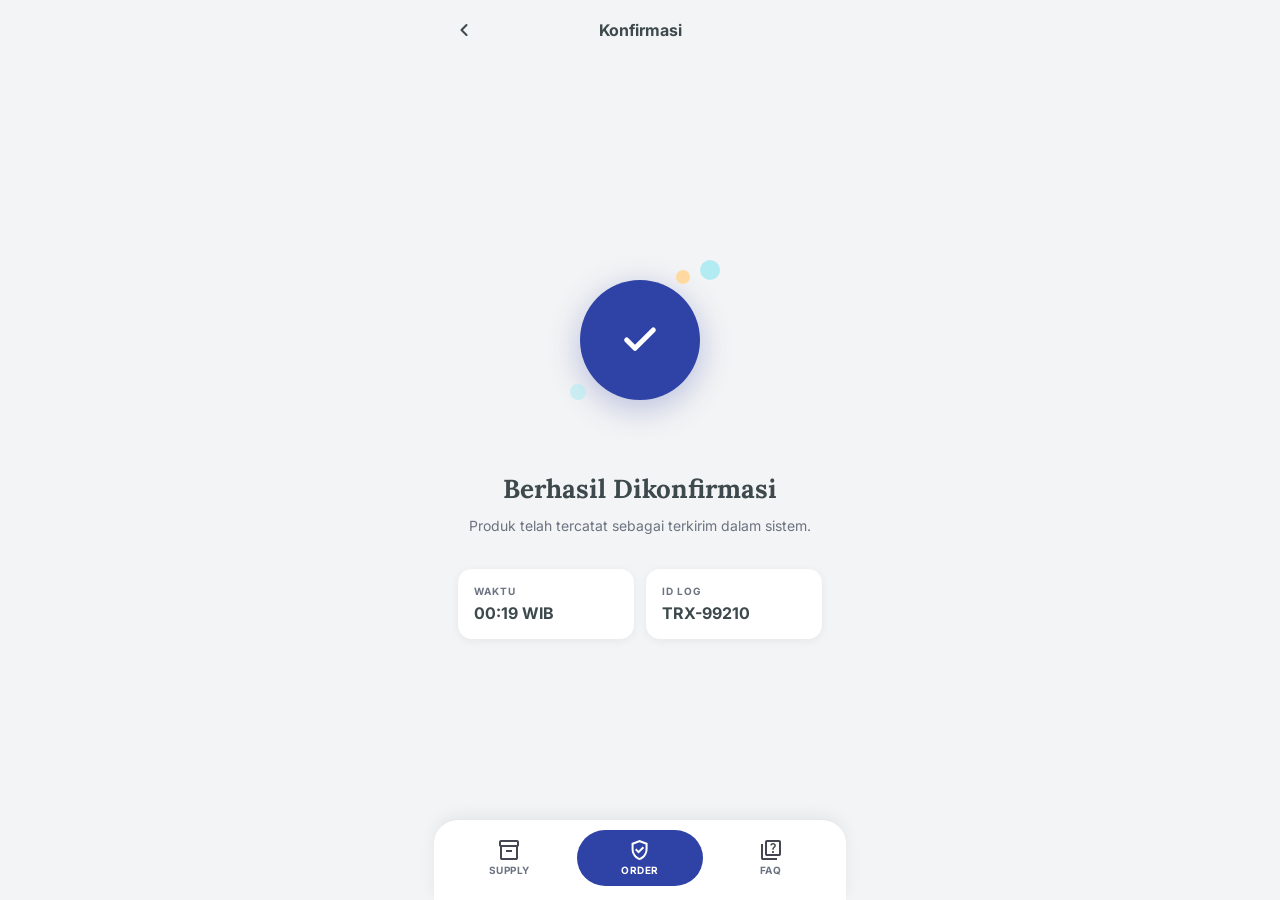
<file: App Admin/Order/konfirmasiberhasil.html>
<!DOCTYPE html>
<html lang="id">
<head>
  <meta name="viewport" content="width=device-width, initial-scale=1"/>
  <meta charset="utf-8" />
  <title>Konfirmasi Berhasil</title>
  <link rel="stylesheet" href="konfirmasiberhasil.css">
</head>
<body>
  <div class="app-shell">

    <header class="top-bar">
      <a href="orderproduk.html" class="back-btn" aria-label="Kembali">
        <svg width="20" height="20" viewBox="0 0 24 24" fill="none" stroke="currentColor" stroke-width="2.5" stroke-linecap="round" stroke-linejoin="round">
          <polyline points="15 18 9 12 15 6"/>
        </svg>
      </a>
      <span class="top-bar-title">Konfirmasi</span>
      <div style="width:28px"></div>
    </header>

    <main class="main-content">
      <div class="success-area">
        <!-- Dekorasi bubble -->
        <div class="bubble bubble--teal"></div>
        <div class="bubble bubble--orange"></div>
        <div class="bubble bubble--teal2"></div>

        <div class="success-icon">
          <svg width="40" height="40" viewBox="0 0 24 24" fill="none" stroke="white" stroke-width="3" stroke-linecap="round" stroke-linejoin="round">
            <polyline points="20 6 9 17 4 12"/>
          </svg>
        </div>
      </div>

      <div class="success-text">
        <h1 class="success-title">Berhasil Dikonfirmasi</h1>
        <p class="success-desc">Produk telah tercatat sebagai terkirim dalam sistem.</p>
      </div>

      <div class="info-row">
        <div class="info-card">
          <p class="info-label">WAKTU</p>
          <p class="info-value" id="waktu-text">--:-- WIB</p>
        </div>
        <div class="info-card">
          <p class="info-label">ID LOG</p>
          <p class="info-value">TRX-99210</p>
        </div>
      </div>
    </main>

    <nav class="bottom-nav">
      <a href="../Beranda/beranda.html" class="nav-item">
        <div class="nav-pill">
          <img src="../../assets/icon/icon-supplyabu.svg" width="20" height="20" alt="" />
          <span>SUPPLY</span>
        </div>
      </a>
      <a href="order.html" class="nav-item nav-item--active">
        <div class="nav-pill">
          <img src="../../assets/icon/icon-orderputih.svg" width="20" height="20" alt="" />
          <span>ORDER</span>
        </div>
      </a>
      <a href="../FAQ/faq.html" class="nav-item">
        <div class="nav-pill">
          <img src="../../assets/icon/icon-FAQabu.svg" width="20" height="20" alt="" />
          <span>FAQ</span>
        </div>
      </a>
    </nav>

  </div>
  <script>
    // Tampilkan waktu sekarang
    const now = new Date();
    const jam = String(now.getHours()).padStart(2, '0');
    const menit = String(now.getMinutes()).padStart(2, '0');
    document.getElementById('waktu-text').textContent = jam + ':' + menit + ' WIB';
  </script>
</body>
</html>
</file>
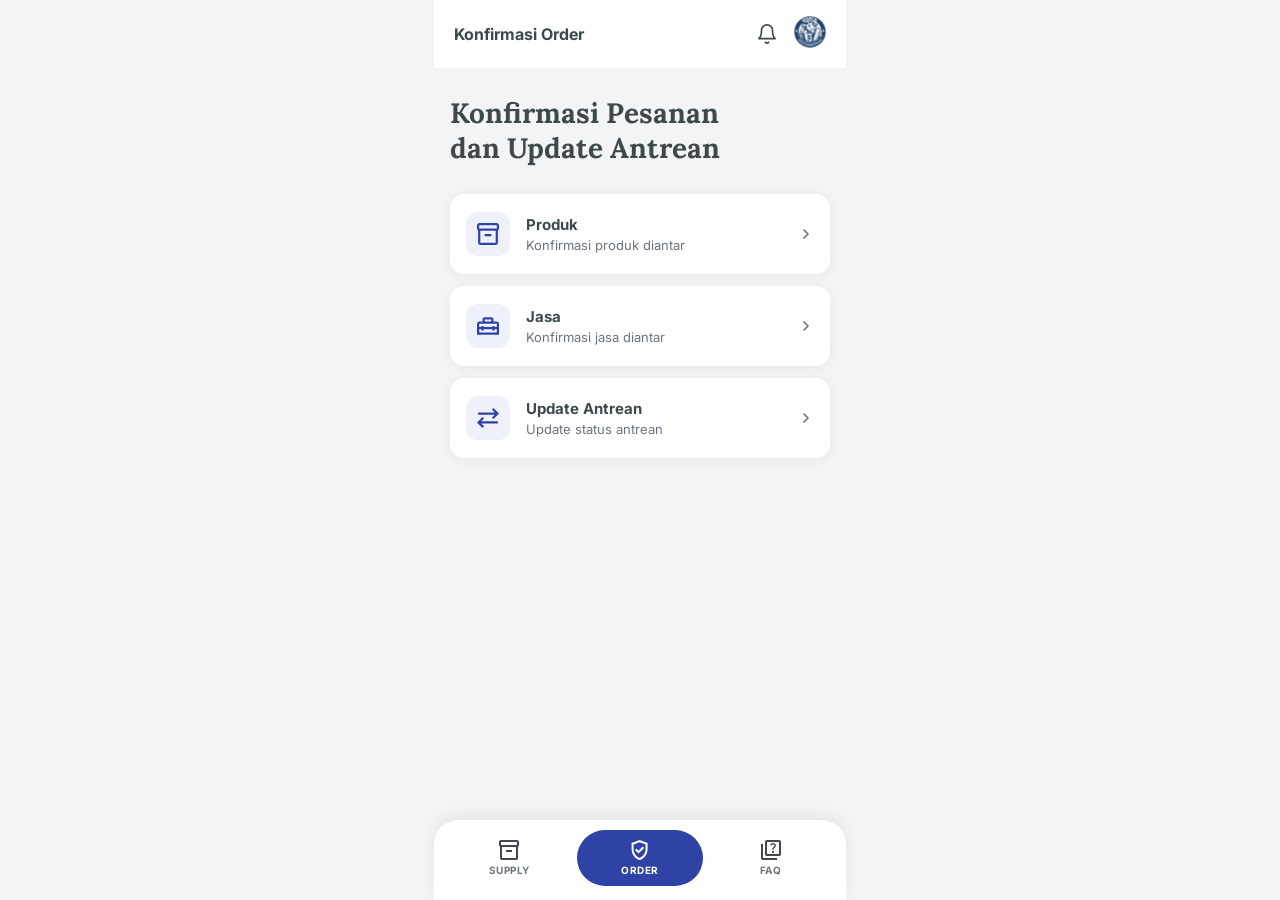
<file: App Admin/Order/order.html>
<!DOCTYPE html>
<html lang="id">
<head>
  <meta name="viewport" content="width=device-width, initial-scale=1"/>
  <meta charset="utf-8" />
  <title>Konfirmasi Order</title>
  <link rel="stylesheet" href="order.css">
</head>
<body>
  <div class="app-shell">

    <!-- Header -->
    <header class="top-bar">
      <span class="top-bar-title">Konfirmasi Order</span>
      <div class="top-bar-right">
        <a href="../Beranda/notifikasi.html" class="icon-btn" aria-label="Notifikasi">
          <svg width="22" height="22" viewBox="0 0 24 24" fill="none" stroke="currentColor" stroke-width="1.8" stroke-linecap="round" stroke-linejoin="round">
            <path d="M18 8A6 6 0 0 0 6 8c0 7-3 9-3 9h18s-3-2-3-9"/>
            <path d="M13.73 21a2 2 0 0 1-3.46 0"/>
          </svg>
        </a>
        <a href="../Beranda/profiladmin.html">
          <img class="avatar" src="../../assets/images/image-logo.svg" alt="Logo" />
        </a>
      </div>
    </header>

    <!-- Main -->
    <main class="main-scroll">

      <h1 class="page-title">Konfirmasi Pesanan<br/>dan Update Antrean</h1>

      <div class="menu-list">

        <a href="orderproduk.html" class="menu-item">
          <div class="menu-icon">
            <img src="../../assets/icon/icon-produkbiru.svg" width="22" height="22" alt="" />
          </div>
          <div class="menu-text">
            <p class="menu-title">Produk</p>
            <p class="menu-desc">Konfirmasi produk diantar</p>
          </div>
          <svg class="menu-chevron" width="16" height="16" viewBox="0 0 24 24" fill="none" stroke="currentColor" stroke-width="2.5" stroke-linecap="round" stroke-linejoin="round">
            <polyline points="9 18 15 12 9 6"/>
          </svg>
        </a>

        <a href="orderjasa.html" class="menu-item">
          <div class="menu-icon">
            <img src="../../assets/icon/icon-jasabiru.svg" width="22" height="22" alt="" />
          </div>
          <div class="menu-text">
            <p class="menu-title">Jasa</p>
            <p class="menu-desc">Konfirmasi jasa diantar</p>
          </div>
          <svg class="menu-chevron" width="16" height="16" viewBox="0 0 24 24" fill="none" stroke="currentColor" stroke-width="2.5" stroke-linecap="round" stroke-linejoin="round">
            <polyline points="9 18 15 12 9 6"/>
          </svg>
        </a>

        <a href="updateantrean.html" class="menu-item">
          <div class="menu-icon">
            <img src="../../assets/icon/icon-updateantrean.svg" width="22" height="22" alt="" />
          </div>
          <div class="menu-text">
            <p class="menu-title">Update Antrean</p>
            <p class="menu-desc">Update status antrean</p>
          </div>
          <svg class="menu-chevron" width="16" height="16" viewBox="0 0 24 24" fill="none" stroke="currentColor" stroke-width="2.5" stroke-linecap="round" stroke-linejoin="round">
            <polyline points="9 18 15 12 9 6"/>
          </svg>
        </a>

      </div>

    </main>

    <!-- Bottom nav -->
    <nav class="bottom-nav">
      <a href="../Beranda/beranda.html" class="nav-item" id="nav-supply">
        <div class="nav-pill">
          <img src="../../assets/icon/icon-supplyabu.svg" width="20" height="20" alt="" />
          <span>SUPPLY</span>
        </div>
      </a>
      <a href="order.html" class="nav-item nav-item--active" id="nav-order">
        <div class="nav-pill">
          <img src="../../assets/icon/icon-orderputih.svg" width="20" height="20" alt="" />
          <span>ORDER</span>
        </div>
      </a>
      <a href="../FAQ/faq.html" class="nav-item" id="nav-faq">
        <div class="nav-pill">
          <img src="../../assets/icon/icon-FAQabu.svg" width="20" height="20" alt="" />
          <span>FAQ</span>
        </div>
      </a>
    </nav>

  </div>
</body>
</html>
</file>
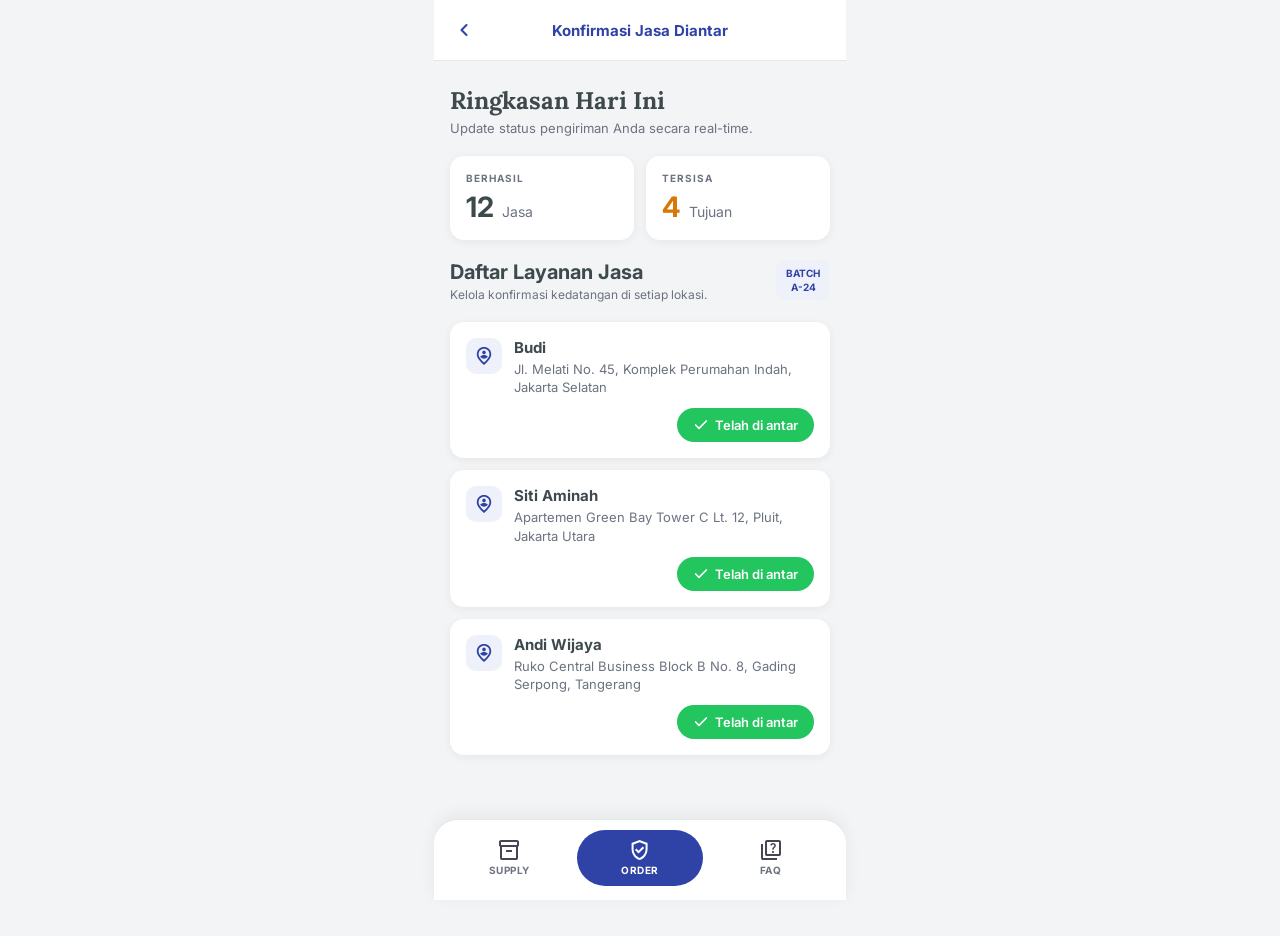
<file: App Admin/Order/orderjasa.html>
<!DOCTYPE html>
<html lang="id">
<head>
  <meta name="viewport" content="width=device-width, initial-scale=1"/>
  <meta charset="utf-8" />
  <title>Konfirmasi Jasa Diantar</title>
  <link rel="stylesheet" href="orderjasa.css">
</head>
<body>
  <div class="app-shell">

    <header class="top-bar">
      <a href="order.html" class="back-btn" aria-label="Kembali">
        <svg width="20" height="20" viewBox="0 0 24 24" fill="none" stroke="currentColor" stroke-width="2.5" stroke-linecap="round" stroke-linejoin="round">
          <polyline points="15 18 9 12 15 6"/>
        </svg>
      </a>
      <span class="top-bar-title">Konfirmasi Jasa Diantar</span>
      <div style="width:28px"></div>
    </header>

    <main class="main-scroll">
      <div class="section-heading">
        <h1 class="page-title">Ringkasan Hari Ini</h1>
        <p class="page-desc">Update status pengiriman Anda secara real-time.</p>
      </div>

      <div class="stats-row">
        <div class="stat-card">
          <p class="stat-label">BERHASIL</p>
          <p class="stat-value"><span class="stat-num">12</span> Jasa</p>
        </div>
        <div class="stat-card">
          <p class="stat-label">TERSISA</p>
          <p class="stat-value"><span class="stat-num stat-num--orange">4</span> Tujuan</p>
        </div>
      </div>

      <div class="daftar-header">
        <div>
          <h2 class="daftar-title">Daftar Layanan Jasa</h2>
          <p class="daftar-desc">Kelola konfirmasi kedatangan di setiap lokasi.</p>
        </div>
        <span class="batch-badge">BATCH<br/>A-24</span>
      </div>

      <div class="delivery-list">
        <div class="delivery-card">
          <div class="delivery-info">
            <div class="delivery-icon">
              <img src="../../assets/icon/icon-daftarpengiriman.svg" width="18" height="18" alt="" />
            </div>
            <div>
              <p class="delivery-name">Budi</p>
              <p class="delivery-addr">Jl. Melati No. 45, Komplek Perumahan Indah, Jakarta Selatan</p>
            </div>
          </div>
          <div class="delivery-card-footer">
            <button class="btn-antar" onclick="showConfirm('Budi', this)">
              <svg width="16" height="16" viewBox="0 0 24 24" fill="none" stroke="currentColor" stroke-width="2.5" stroke-linecap="round" stroke-linejoin="round"><polyline points="20 6 9 17 4 12"/></svg>
              Telah di antar
            </button>
          </div>
        </div>

        <div class="delivery-card">
          <div class="delivery-info">
            <div class="delivery-icon">
              <img src="../../assets/icon/icon-daftarpengiriman.svg" width="18" height="18" alt="" />
            </div>
            <div>
              <p class="delivery-name">Siti Aminah</p>
              <p class="delivery-addr">Apartemen Green Bay Tower C Lt. 12, Pluit, Jakarta Utara</p>
            </div>
          </div>
          <div class="delivery-card-footer">
            <button class="btn-antar" onclick="showConfirm('Siti Aminah', this)">
              <svg width="16" height="16" viewBox="0 0 24 24" fill="none" stroke="currentColor" stroke-width="2.5" stroke-linecap="round" stroke-linejoin="round"><polyline points="20 6 9 17 4 12"/></svg>
              Telah di antar
            </button>
          </div>
        </div>

        <div class="delivery-card">
          <div class="delivery-info">
            <div class="delivery-icon">
              <img src="../../assets/icon/icon-daftarpengiriman.svg" width="18" height="18" alt="" />
            </div>
            <div>
              <p class="delivery-name">Andi Wijaya</p>
              <p class="delivery-addr">Ruko Central Business Block B No. 8, Gading Serpong, Tangerang</p>
            </div>
          </div>
          <div class="delivery-card-footer">
            <button class="btn-antar" onclick="showConfirm('Andi Wijaya', this)">
              <svg width="16" height="16" viewBox="0 0 24 24" fill="none" stroke="currentColor" stroke-width="2.5" stroke-linecap="round" stroke-linejoin="round"><polyline points="20 6 9 17 4 12"/></svg>
              Telah di antar
            </button>
          </div>
        </div>
      </div>

      <div style="height: 80px;"></div>
    </main>

    <nav class="bottom-nav">
      <a href="../Beranda/beranda.html" class="nav-item">
        <div class="nav-pill">
          <img src="../../assets/icon/icon-supplyabu.svg" width="20" height="20" alt="" />
          <span>SUPPLY</span>
        </div>
      </a>
      <a href="order.html" class="nav-item nav-item--active">
        <div class="nav-pill">
          <img src="../../assets/icon/icon-orderputih.svg" width="20" height="20" alt="" />
          <span>ORDER</span>
        </div>
      </a>
      <a href="../FAQ/faq.html" class="nav-item">
        <div class="nav-pill">
          <img src="../../assets/icon/icon-FAQabu.svg" width="20" height="20" alt="" />
          <span>FAQ</span>
        </div>
      </a>
    </nav>
  </div>

  <!-- Modal -->
  <div class="modal-overlay" id="modal-overlay">
    <div class="modal">
      <div class="modal-icon">
        <img src="../../assets/icon/icon-konfirmasidiantarbiru.svg" width="32" height="32" alt="" />
      </div>
      <h3 class="modal-title">Konfirmasi telah diantar?</h3>
      <p class="modal-desc">Pastikan produk telah diterima oleh pelanggan sebelum melakukan konfirmasi pengiriman.</p>
      <button class="btn-konfirmasi" onclick="konfirmasi()">Ya, Konfirmasi</button>
      <button class="btn-batal" onclick="closeConfirm()">Batal</button>
    </div>
  </div>

  <script src="orderjasa.js"></script>
</body>
</html>
</file>
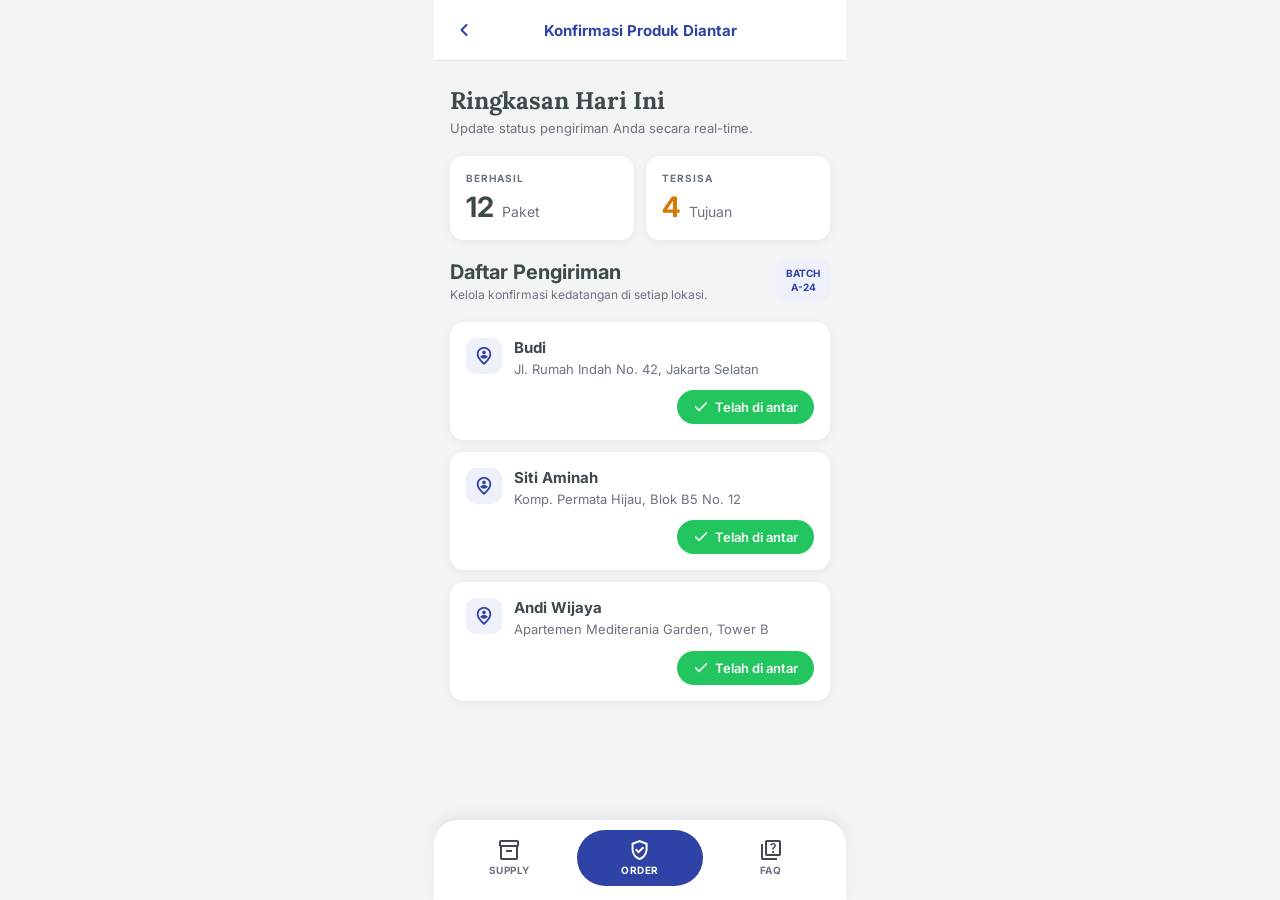
<file: App Admin/Order/orderproduk.html>
<!DOCTYPE html>
<html lang="id">
<head>
  <meta name="viewport" content="width=device-width, initial-scale=1"/>
  <meta charset="utf-8" />
  <title>Konfirmasi Produk Diantar</title>
  <link rel="stylesheet" href="orderproduk.css">
</head>
<body>
  <div class="app-shell">

    <header class="top-bar">
      <a href="order.html" class="back-btn" aria-label="Kembali">
        <svg width="20" height="20" viewBox="0 0 24 24" fill="none" stroke="currentColor" stroke-width="2.5" stroke-linecap="round" stroke-linejoin="round">
          <polyline points="15 18 9 12 15 6"/>
        </svg>
      </a>
      <span class="top-bar-title">Konfirmasi Produk Diantar</span>
      <div style="width:28px"></div>
    </header>

    <main class="main-scroll">
      <div class="section-heading">
        <h1 class="page-title">Ringkasan Hari Ini</h1>
        <p class="page-desc">Update status pengiriman Anda secara real-time.</p>
      </div>

      <div class="stats-row">
        <div class="stat-card">
          <p class="stat-label">BERHASIL</p>
          <p class="stat-value"><span class="stat-num">12</span> Paket</p>
        </div>
        <div class="stat-card">
          <p class="stat-label">TERSISA</p>
          <p class="stat-value"><span class="stat-num stat-num--orange">4</span> Tujuan</p>
        </div>
      </div>

      <div class="daftar-header">
        <div>
          <h2 class="daftar-title">Daftar Pengiriman</h2>
          <p class="daftar-desc">Kelola konfirmasi kedatangan di setiap lokasi.</p>
        </div>
        <span class="batch-badge">BATCH<br/>A-24</span>
      </div>

      <div class="delivery-list">
        <div class="delivery-card">
          <div class="delivery-info">
            <div class="delivery-icon">
              <img src="../../assets/icon/icon-daftarpengiriman.svg" width="18" height="18" alt="" />
            </div>
            <div>
              <p class="delivery-name">Budi</p>
              <p class="delivery-addr">Jl. Rumah Indah No. 42, Jakarta Selatan</p>
            </div>
          </div>
          <div class="delivery-card-footer">
            <button class="btn-antar" onclick="showConfirm('Budi', this)">
              <svg width="16" height="16" viewBox="0 0 24 24" fill="none" stroke="currentColor" stroke-width="2.5" stroke-linecap="round" stroke-linejoin="round"><polyline points="20 6 9 17 4 12"/></svg>
              Telah di antar
            </button>
          </div>
        </div>

        <div class="delivery-card">
          <div class="delivery-info">
            <div class="delivery-icon">
              <img src="../../assets/icon/icon-daftarpengiriman.svg" width="18" height="18" alt="" />
            </div>
            <div>
              <p class="delivery-name">Siti Aminah</p>
              <p class="delivery-addr">Komp. Permata Hijau, Blok B5 No. 12</p>
            </div>
          </div>
          <div class="delivery-card-footer">
            <button class="btn-antar" onclick="showConfirm('Siti Aminah', this)">
              <svg width="16" height="16" viewBox="0 0 24 24" fill="none" stroke="currentColor" stroke-width="2.5" stroke-linecap="round" stroke-linejoin="round"><polyline points="20 6 9 17 4 12"/></svg>
              Telah di antar
            </button>
          </div>
        </div>

        <div class="delivery-card">
          <div class="delivery-info">
            <div class="delivery-icon">
              <img src="../../assets/icon/icon-daftarpengiriman.svg" width="18" height="18" alt="" />
            </div>
            <div>
              <p class="delivery-name">Andi Wijaya</p>
              <p class="delivery-addr">Apartemen Mediterania Garden, Tower B</p>
            </div>
          </div>
          <div class="delivery-card-footer">
            <button class="btn-antar" onclick="showConfirm('Andi Wijaya', this)">
              <svg width="16" height="16" viewBox="0 0 24 24" fill="none" stroke="currentColor" stroke-width="2.5" stroke-linecap="round" stroke-linejoin="round"><polyline points="20 6 9 17 4 12"/></svg>
              Telah di antar
            </button>
          </div>
        </div>
      </div>

      <div style="height: 80px;"></div>
    </main>

    <nav class="bottom-nav">
      <a href="../Beranda/beranda.html" class="nav-item">
        <div class="nav-pill">
          <img src="../../assets/icon/icon-supplyabu.svg" width="20" height="20" alt="" />
          <span>SUPPLY</span>
        </div>
      </a>
      <a href="order.html" class="nav-item nav-item--active">
        <div class="nav-pill">
          <img src="../../assets/icon/icon-orderputih.svg" width="20" height="20" alt="" />
          <span>ORDER</span>
        </div>
      </a>
      <a href="../FAQ/faq.html" class="nav-item">
        <div class="nav-pill">
          <img src="../../assets/icon/icon-FAQabu.svg" width="20" height="20" alt="" />
          <span>FAQ</span>
        </div>
      </a>
    </nav>
  </div>

  <!-- Modal Konfirmasi -->
  <div class="modal-overlay" id="modal-overlay">
    <div class="modal">
      <div class="modal-icon">
        <img src="../../assets/icon/icon-konfirmasidiantarbiru.svg" width="32" height="32" alt="" id="modal-truck-icon" />
      </div>
      <h3 class="modal-title">Konfirmasi telah diantar?</h3>
      <p class="modal-desc">Pastikan produk telah diterima oleh pelanggan sebelum melakukan konfirmasi pengiriman.</p>
      <button class="btn-konfirmasi" onclick="konfirmasi()">Ya, Konfirmasi</button>
      <button class="btn-batal" onclick="closeConfirm()">Batal</button>
    </div>
  </div>

  <script src="orderproduk.js"></script>
</body>
</html>
</file>
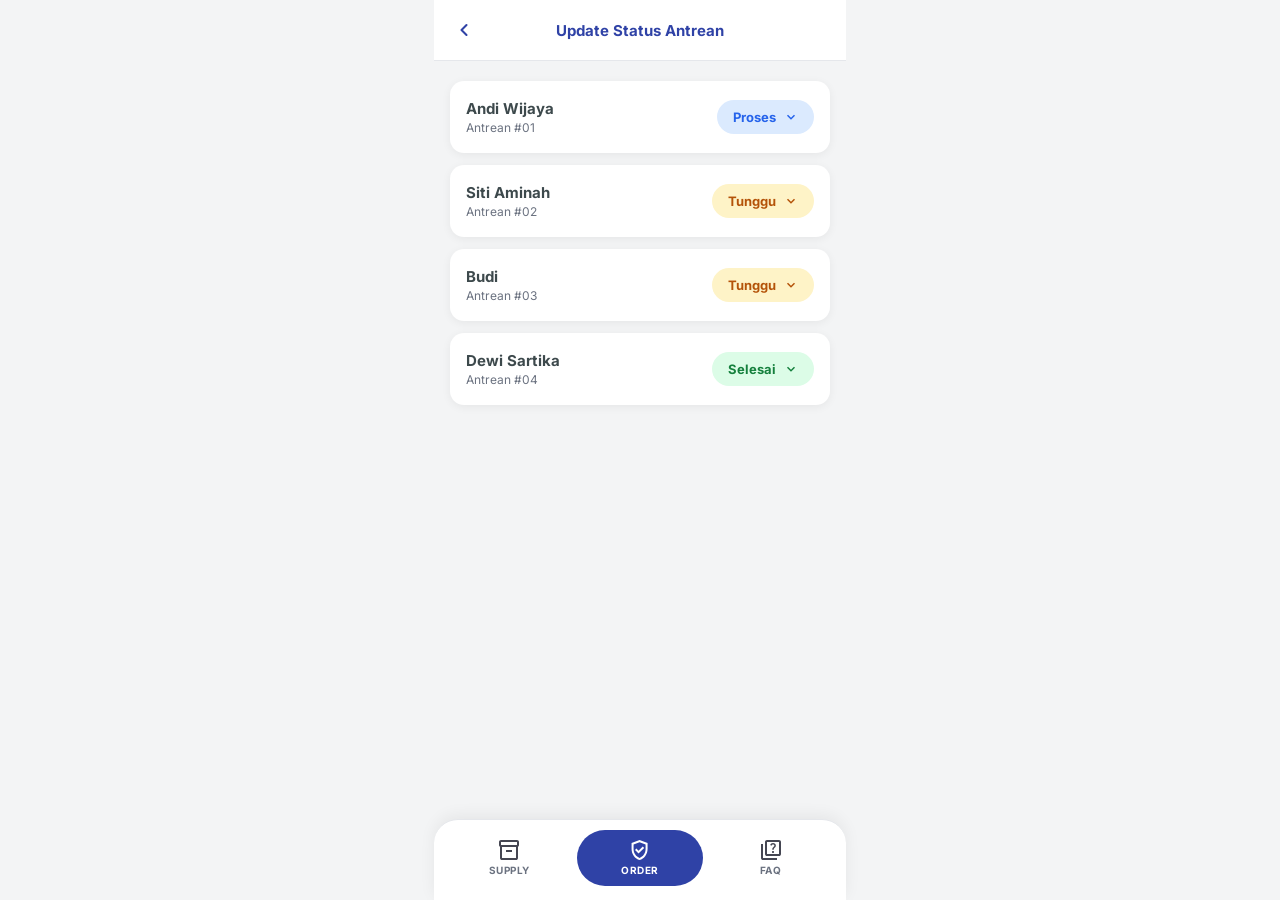
<file: App Admin/Order/updateantrean.html>
<!DOCTYPE html>
<html lang="id">
<head>
  <meta name="viewport" content="width=device-width, initial-scale=1"/>
  <meta charset="utf-8" />
  <title>Update Status Antrean</title>
  <link rel="stylesheet" href="updateantrean.css">
</head>
<body>
  <div class="app-shell">

    <header class="top-bar">
      <a href="order.html" class="back-btn" aria-label="Kembali">
        <svg width="20" height="20" viewBox="0 0 24 24" fill="none" stroke="currentColor" stroke-width="2.5" stroke-linecap="round" stroke-linejoin="round">
          <polyline points="15 18 9 12 15 6"/>
        </svg>
      </a>
      <span class="top-bar-title">Update Status Antrean</span>
      <div style="width:28px"></div>
    </header>

    <main class="main-scroll">

      <div class="antrean-list">

        <div class="antrean-card">
          <div class="antrean-info">
            <p class="antrean-name">Andi Wijaya</p>
            <p class="antrean-num">Antrean #01</p>
          </div>
          <div class="status-select-wrap" data-status="proses">
            <button class="status-select" onclick="toggleDropdown(this)">
              <span class="status-text">Proses</span>
              <svg width="14" height="14" viewBox="0 0 24 24" fill="none" stroke="currentColor" stroke-width="2.5"><polyline points="6 9 12 15 18 9"/></svg>
            </button>
            <div class="status-menu">
              <div class="status-opt status-opt--tunggu" onclick="setStatus(this, 'tunggu', 'Tunggu')">
                <span class="status-dot status-dot--tunggu"></span> Tunggu
              </div>
              <div class="status-opt status-opt--proses" onclick="setStatus(this, 'proses', 'Proses')">
                <span class="status-dot status-dot--proses"></span> Proses
              </div>
              <div class="status-opt status-opt--selesai" onclick="setStatus(this, 'selesai', 'Selesai')">
                <span class="status-dot status-dot--selesai"></span> Selesai
              </div>
            </div>
          </div>
        </div>

        <div class="antrean-card">
          <div class="antrean-info">
            <p class="antrean-name">Siti Aminah</p>
            <p class="antrean-num">Antrean #02</p>
          </div>
          <div class="status-select-wrap" data-status="tunggu">
            <button class="status-select" onclick="toggleDropdown(this)">
              <span class="status-text">Tunggu</span>
              <svg width="14" height="14" viewBox="0 0 24 24" fill="none" stroke="currentColor" stroke-width="2.5"><polyline points="6 9 12 15 18 9"/></svg>
            </button>
            <div class="status-menu">
              <div class="status-opt status-opt--tunggu" onclick="setStatus(this, 'tunggu', 'Tunggu')">
                <span class="status-dot status-dot--tunggu"></span> Tunggu
              </div>
              <div class="status-opt status-opt--proses" onclick="setStatus(this, 'proses', 'Proses')">
                <span class="status-dot status-dot--proses"></span> Proses
              </div>
              <div class="status-opt status-opt--selesai" onclick="setStatus(this, 'selesai', 'Selesai')">
                <span class="status-dot status-dot--selesai"></span> Selesai
              </div>
            </div>
          </div>
        </div>

        <div class="antrean-card">
          <div class="antrean-info">
            <p class="antrean-name">Budi</p>
            <p class="antrean-num">Antrean #03</p>
          </div>
          <div class="status-select-wrap" data-status="tunggu">
            <button class="status-select" onclick="toggleDropdown(this)">
              <span class="status-text">Tunggu</span>
              <svg width="14" height="14" viewBox="0 0 24 24" fill="none" stroke="currentColor" stroke-width="2.5"><polyline points="6 9 12 15 18 9"/></svg>
            </button>
            <div class="status-menu">
              <div class="status-opt status-opt--tunggu" onclick="setStatus(this, 'tunggu', 'Tunggu')">
                <span class="status-dot status-dot--tunggu"></span> Tunggu
              </div>
              <div class="status-opt status-opt--proses" onclick="setStatus(this, 'proses', 'Proses')">
                <span class="status-dot status-dot--proses"></span> Proses
              </div>
              <div class="status-opt status-opt--selesai" onclick="setStatus(this, 'selesai', 'Selesai')">
                <span class="status-dot status-dot--selesai"></span> Selesai
              </div>
            </div>
          </div>
        </div>

        <div class="antrean-card">
          <div class="antrean-info">
            <p class="antrean-name">Dewi Sartika</p>
            <p class="antrean-num">Antrean #04</p>
          </div>
          <div class="status-select-wrap" data-status="selesai">
            <button class="status-select" onclick="toggleDropdown(this)">
              <span class="status-text">Selesai</span>
              <svg width="14" height="14" viewBox="0 0 24 24" fill="none" stroke="currentColor" stroke-width="2.5"><polyline points="6 9 12 15 18 9"/></svg>
            </button>
            <div class="status-menu">
              <div class="status-opt status-opt--tunggu" onclick="setStatus(this, 'tunggu', 'Tunggu')">
                <span class="status-dot status-dot--tunggu"></span> Tunggu
              </div>
              <div class="status-opt status-opt--proses" onclick="setStatus(this, 'proses', 'Proses')">
                <span class="status-dot status-dot--proses"></span> Proses
              </div>
              <div class="status-opt status-opt--selesai" onclick="setStatus(this, 'selesai', 'Selesai')">
                <span class="status-dot status-dot--selesai"></span> Selesai
              </div>
            </div>
          </div>
        </div>

      </div>

      <div style="height: 80px;"></div>
    </main>

    <nav class="bottom-nav">
      <a href="../Beranda/beranda.html" class="nav-item">
        <div class="nav-pill">
          <img src="../../assets/icon/icon-supplyabu.svg" width="20" height="20" alt="" />
          <span>SUPPLY</span>
        </div>
      </a>
      <a href="order.html" class="nav-item nav-item--active">
        <div class="nav-pill">
          <img src="../../assets/icon/icon-orderputih.svg" width="20" height="20" alt="" />
          <span>ORDER</span>
        </div>
      </a>
      <a href="../FAQ/faq.html" class="nav-item">
        <div class="nav-pill">
          <img src="../../assets/icon/icon-FAQabu.svg" width="20" height="20" alt="" />
          <span>FAQ</span>
        </div>
      </a>
    </nav>
  </div>

  <script src="updateantrean.js"></script>
</body>
</html>
</file>
<file: App Admin/Beranda/beranda.css>
@import url("https://fonts.googleapis.com/css2?family=Inter:wght@400;600;700&family=Lora:wght@700&display=swap");

*, *::before, *::after { box-sizing: border-box; margin: 0; padding: 0; }

:root {
  --blue: #2F42A6;
  --blue-hover: #3d52c4;
  --blue-light: #EEF0FA;
  --green: #16A34A;
  --orange: #EA8C1E;
  --red: #DC2626;
  --red-badge: #EF4444;
  --gray-bg: #F3F4F5;
  --gray-mid: #6B7280;
  --gray-text: #3D494C;
  --border: #E5E7EB;
  --white: #ffffff;
  --radius-card: 14px;
  --shadow-card: 0 2px 12px rgba(0,0,0,0.07);
}

body {
  font-family: 'Inter', sans-serif;
  background-color: var(--gray-bg);
  color: var(--gray-text);
  min-height: 100vh;
}

.app-shell {
  max-width: 412px;
  margin: 0 auto;
  position: relative;
  min-height: 100vh;
  display: flex;
  flex-direction: column;
}

/* ── Top bar ── */
.top-bar {
  display: flex;
  align-items: center;
  justify-content: space-between;
  padding: 16px 20px;
  background: var(--white);
  position: sticky;
  top: 0;
  z-index: 20;
}
.top-bar-left { display: flex; align-items: center; gap: 10px; }
.avatar {
  width: 32px; height: 32px;
  border-radius: 50%;
  object-fit: cover;
  background: var(--blue-light);
}
.top-bar-title { font-weight: 700; font-size: 15px; color: var(--blue); }
.icon-btn {
  background: none; border: none; cursor: pointer;
  color: var(--gray-text);
  display: flex; align-items: center; padding: 4px;
}

/* ── Main scroll ── */
.main-scroll {
  flex: 1;
  overflow-y: auto;
  padding: 20px 16px 0;
  display: flex;
  flex-direction: column;
  gap: 16px;
}

/* ── Page heading ── */
.eyebrow {
  font-size: 11px; font-weight: 600;
  letter-spacing: 1.2px; color: var(--blue); margin-bottom: 4px;
}
.page-title {
  font-family: 'Lora', serif;
  font-size: 28px; font-weight: 700;
  color: var(--gray-text); line-height: 1.25;
}

/* ── Stats row ── */
.stats-row { display: flex; gap: 12px; }
.stat-card {
  flex: 1; background: var(--white);
  border-radius: var(--radius-card);
  padding: 14px;
  display: flex; align-items: center; gap: 12px;
  box-shadow: var(--shadow-card);
}
.stat-icon {
  width: 40px; height: 40px; border-radius: 10px;
  display: flex; align-items: center; justify-content: center; flex-shrink: 0;
}
.stat-icon--blue { background: var(--blue-light); color: var(--blue); }
.stat-icon--orange { background: #FEF3E2; color: var(--orange); }
.stat-label { font-size: 10px; font-weight: 600; letter-spacing: 0.8px; color: var(--gray-mid); margin-bottom: 2px; }
.stat-value { font-size: 20px; font-weight: 700; color: var(--gray-text); }

/* ── Filter card ── */
.filter-card {
  background: var(--white);
  border-radius: var(--radius-card);
  padding: 16px;
  display: flex; flex-direction: column; gap: 12px;
  box-shadow: var(--shadow-card);
}
.search-box {
  display: flex; align-items: center; gap: 8px;
  background: var(--gray-bg); border-radius: 10px; padding: 10px 14px;
}
.search-icon { color: var(--gray-mid); flex-shrink: 0; }
.search-input {
  border: none; background: none; outline: none;
  font-family: 'Inter', sans-serif; font-size: 14px;
  color: var(--gray-text); width: 100%;
}
.search-input::placeholder { color: var(--gray-mid); }

.filter-row { display: flex; align-items: center; gap: 8px; }

/* Sort toggle – 3 pill buttons */
.sort-toggle {
  display: flex;
  border: 1.5px solid var(--border);
  border-radius: 10px;
  overflow: hidden;
  flex-shrink: 0;
}
.sort-opt {
  display: flex; align-items: center; gap: 4px;
  background: var(--white);
  border: none;
  padding: 7px 10px;
  font-family: 'Inter', sans-serif;
  font-size: 12px; font-weight: 600;
  color: var(--gray-mid);
  cursor: pointer;
  white-space: nowrap;
  border-right: 1.5px solid var(--border);
  transition: background 0.15s, color 0.15s;
}
.sort-opt:last-child { border-right: none; }
.sort-opt--active {
  background: var(--blue-light);
  color: var(--blue);
}

/* Custom dropdown */
.custom-select { position: relative; flex: 1; }
.custom-select-trigger {
  width: 100%;
  display: flex; align-items: center; justify-content: space-between; gap: 6px;
  background: var(--white);
  border: 1.5px solid var(--border);
  border-radius: 10px;
  padding: 7px 12px;
  font-family: 'Inter', sans-serif;
  font-size: 13px; font-weight: 600;
  color: var(--gray-text);
  cursor: pointer;
}
.custom-select-menu {
  position: absolute;
  top: calc(100% + 6px); left: 0; right: 0;
  background: var(--white);
  border: 1.5px solid var(--border);
  border-radius: 10px;
  overflow: hidden;
  z-index: 30;
  list-style: none;
  box-shadow: 0 8px 24px rgba(0,0,0,0.1);
  display: none;
}
.custom-select-menu.is-open { display: block; }
.select-opt {
  padding: 10px 14px;
  font-size: 13px; font-weight: 600;
  color: var(--gray-text);
  cursor: pointer;
  transition: background 0.12s, color 0.12s;
}
.select-opt:hover { background: var(--blue-light); color: var(--blue); }
.select-opt--active { background: var(--blue); color: var(--white); }
.select-opt--active:hover { background: var(--blue-hover); color: var(--white); }

/* Checkboxes */
.checkbox-row { display: flex; flex-direction: column; gap: 8px; }
.check-label {
  display: flex; align-items: center; gap: 10px;
  font-size: 14px; color: var(--gray-text); cursor: pointer;
}
.check-input { width: 17px; height: 17px; border-radius: 4px; cursor: pointer; accent-color: var(--blue); }

/* ── Product grid ── */
.product-grid { display: grid; grid-template-columns: 1fr 1fr; gap: 12px; }
.product-card {
  background: var(--white); border-radius: var(--radius-card);
  overflow: hidden; box-shadow: var(--shadow-card);
  display: flex; flex-direction: column;
}
.product-img-wrap {
  position: relative; width: 100%; aspect-ratio: 1;
  background: #E8EAF0; overflow: hidden;
}
.product-img { width: 100%; height: 100%; object-fit: cover; background-size: cover; background-position: center; }
.product-img--pen      { background: linear-gradient(135deg, #c8a87a 0%, #8B6914 100%); }
.product-img--ruler    { background: linear-gradient(135deg, #d0d4e0 0%, #a0a8c0 100%); }
.product-img--notebook { background: linear-gradient(135deg, #e8e4d0 0%, #b0aa8a 100%); }
.product-img--tipex    { background: linear-gradient(135deg, #d8e4f0 0%, #8ab0d0 100%); }
.product-img--rotring  { background: linear-gradient(135deg, #f0c840 0%, #c09000 100%); }
.product-img--kertas   { background: linear-gradient(135deg, #e0e0dc 0%, #b8b8b0 100%); }

.badge-kritis {
  position: absolute; top: 8px; left: 8px;
  background: var(--red-badge); color: white;
  font-size: 9px; font-weight: 700; letter-spacing: 0.5px;
  padding: 3px 8px; border-radius: 999px; z-index: 1;
}
.product-info { padding: 10px 12px 12px; display: flex; flex-direction: column; gap: 3px; flex: 1; }
.product-cat { font-size: 9px; font-weight: 600; letter-spacing: 0.8px; color: var(--gray-mid); }
.product-name { font-size: 13px; font-weight: 700; color: var(--gray-text); line-height: 1.3; }
.product-stock { display: flex; align-items: center; gap: 6px; font-size: 12px; color: var(--gray-mid); margin-top: 2px; }
.dot { width: 8px; height: 8px; border-radius: 50%; flex-shrink: 0; }
.dot--green  { background: var(--green); }
.dot--orange { background: var(--orange); }
.dot--red    { background: var(--red); }
.detail-link {
  display: inline-flex; align-items: center; gap: 4px;
  font-size: 12px; font-weight: 600; color: var(--blue);
  text-decoration: none; margin-top: 6px;
}
.detail-link:hover { text-decoration: underline; }

/* ── Bottom nav – pill style ── */
.bottom-nav {
  position: sticky; bottom: 0;
  background: var(--white);
  display: flex;
  padding: 10px 12px 14px;
  border-top: 1px solid var(--border);
  gap: 4px;
  z-index: 20;
  border-radius: 24px 24px 0 0;
  box-shadow: 0 -4px 16px rgba(0,0,0,0.06);
}
.nav-item {
  flex: 1; text-decoration: none;
  display: flex; align-items: center; justify-content: center;
}
.nav-pill {
  display: flex; flex-direction: column;
  align-items: center; justify-content: center;
  gap: 4px; padding: 10px 18px;
  border-radius: 999px;
  font-size: 10px; font-weight: 700; letter-spacing: 0.5px;
  color: var(--gray-mid);
  transition: background 0.15s, color 0.15s;
  width: 100%;
}
.nav-pill svg { stroke: var(--gray-mid); transition: stroke 0.15s; }
.nav-item--active .nav-pill {
  background: var(--blue);
  color: var(--white);
}
.nav-item--active .nav-pill svg { stroke: var(--white); }
</file>
<file: App Admin/Beranda/detailprodukpenggaris.css>
@import url("https://fonts.googleapis.com/css2?family=Inter:wght@400;600;700&family=Lora:wght@700&display=swap");

*, *::before, *::after { box-sizing: border-box; margin: 0; padding: 0; }

:root {
  --blue: #2F42A6;
  --blue-light: #EEF0FA;
  --green: #16A34A;
  --green-bg: #DCFCE7;
  --orange: #EA8C1E;
  --red: #DC2626;
  --gray-bg: #F3F4F5;
  --gray-mid: #6B7280;
  --gray-text: #3D494C;
  --border: #E5E7EB;
  --white: #ffffff;
  --radius-card: 16px;
  --shadow-card: 0 2px 12px rgba(0,0,0,0.07);
}

body {
  font-family: 'Inter', sans-serif;
  background-color: var(--gray-bg);
  color: var(--gray-text);
  min-height: 100vh;
}

.app-shell {
  max-width: 412px;
  margin: 0 auto;
  min-height: 100vh;
  display: flex;
  flex-direction: column;
}

/* ── Top bar ── */
.top-bar {
  display: flex;
  align-items: center;
  justify-content: space-between;
  padding: 16px 20px;
  background: var(--gray-bg);
  position: sticky;
  top: 0;
  z-index: 10;
}
.back-btn {
  display: flex; align-items: center; justify-content: center;
  width: 32px; height: 32px;
  color: var(--blue);
  text-decoration: none;
}
.back-btn:hover { opacity: 0.7; }
.top-bar-title {
  font-weight: 700; font-size: 16px;
  color: var(--blue);
}

/* ── Main scroll ── */
.main-scroll {
  flex: 1;
  padding: 8px 16px 0;
  display: flex;
  flex-direction: column;
  gap: 16px;
  overflow-y: auto;
}

/* ── Hero foto ── */
.product-hero {
  width: 100%;
  aspect-ratio: 4/3;
  border-radius: var(--radius-card);
  overflow: hidden;
  background: #E8EAF0;
}
.product-hero-img {
  width: 100%; height: 100%;
  object-fit: cover;
}

/* ── Status row ── */
.status-row {
  display: flex;
  align-items: flex-start;
  gap: 32px;
  padding: 4px 0;
}
.status-col, .stok-col {
  display: flex; flex-direction: column; gap: 8px;
}
.status-label {
  font-size: 11px; font-weight: 600;
  letter-spacing: 1px; color: var(--gray-mid);
}
.status-badge {
  display: inline-flex; align-items: center; gap: 6px;
  padding: 6px 14px;
  border-radius: 999px;
  font-size: 13px; font-weight: 600;
}
.status-badge--green {
  background: var(--green-bg);
  color: var(--green);
}
.status-badge--orange {
  background: #FEF3E2;
  color: var(--orange);
}
.status-badge--red {
  background: #FEE2E2;
  color: var(--red);
}
.dot {
  width: 8px; height: 8px; border-radius: 50%; flex-shrink: 0;
}
.dot--green  { background: var(--green); }
.dot--orange { background: var(--orange); }
.dot--red    { background: var(--red); }

.stok-value {
  font-size: 28px; font-weight: 700;
  color: var(--blue);
}

/* ── Kelola card ── */
.kelola-card {
  background: var(--white);
  border-radius: var(--radius-card);
  padding: 24px 20px;
  display: flex; flex-direction: column; gap: 20px;
  box-shadow: var(--shadow-card);
}
.kelola-title {
  font-family: 'Lora', serif;
  font-size: 24px; font-weight: 700;
  color: var(--gray-text);
}
.kelola-desc {
  font-size: 13px; color: var(--gray-mid);
  line-height: 1.5;
  margin-top: -12px;
}

/* ── Field ── */
.field-group {
  display: flex; flex-direction: column; gap: 6px;
}
.field-label {
  font-size: 11px; font-weight: 700;
  letter-spacing: 1px; color: var(--blue);
}
.field-input {
  background: var(--gray-bg);
  border-radius: 10px;
  padding: 14px 16px;
  font-size: 15px; font-weight: 400;
  color: var(--gray-text);
  line-height: 1.4;
  min-height: 48px;
  display: flex; align-items: center;
}
.field-input--price {
  gap: 8px;
}
.price-prefix {
  font-size: 13px; color: var(--gray-mid); font-weight: 600;
}
.field-input--textarea {
  align-items: flex-start;
  min-height: 120px;
  line-height: 1.6;
}

/* ── Inventaris box ── */
.inventaris-box {
  display: flex;
  background: var(--gray-bg);
  border-radius: 10px;
  overflow: hidden;
}
.inventaris-bar {
  width: 4px;
  background: var(--blue);
  flex-shrink: 0;
}
.inventaris-content {
  padding: 14px 16px;
  display: flex; flex-direction: column; gap: 4px;
}
.inventaris-label {
  font-size: 11px; font-weight: 700;
  letter-spacing: 1px; color: var(--blue);
}
.inventaris-value {
  font-size: 15px; font-weight: 700;
  color: var(--gray-text);
}

/* ── Bottom CTA ── */
.bottom-cta {
  position: sticky; bottom: 0;
  padding: 16px 16px 24px;
  background: transparent;
  display: flex; justify-content: center;
}
.cta-btn {
  display: flex; align-items: center; gap: 10px;
  background: #1F2937;
  color: white;
  border: none; border-radius: 999px;
  padding: 14px 28px;
  font-family: 'Inter', sans-serif;
  font-size: 14px; font-weight: 600;
  cursor: pointer;
  box-shadow: 0 4px 16px rgba(0,0,0,0.2);
  transition: background 0.15s;
}
.cta-btn:hover { background: #374151; }
.cta-btn svg { stroke: white; }
</file>
<file: App Admin/Beranda/notifikasi.css>
@import url("https://fonts.googleapis.com/css2?family=Inter:wght@400;600;700&display=swap");

*, *::before, *::after { box-sizing: border-box; margin: 0; padding: 0; }

:root {
  --teal: #0097A7;
  --teal-light: #E0F7FA;
  --blue: #2F42A6;
  --gray-bg: #F3F4F5;
  --gray-mid: #6B7280;
  --gray-text: #3D494C;
  --border: #E5E7EB;
  --white: #ffffff;
  --unread-bg: #F0F4FF;
}

body {
  font-family: 'Inter', sans-serif;
  background: var(--gray-bg);
  color: var(--gray-text);
  min-height: 100vh;
}

.app-shell {
  max-width: 412px;
  margin: 0 auto;
  min-height: 100vh;
  display: flex;
  flex-direction: column;
}

/* ── Top bar ── */
.top-bar {
  display: flex;
  align-items: center;
  justify-content: space-between;
  padding: 16px 20px;
  background: var(--white);
  position: sticky;
  top: 0;
  z-index: 10;
  border-bottom: 1px solid var(--border);
}
.back-btn {
  display: flex; align-items: center; justify-content: center;
  width: 32px; height: 32px;
  color: var(--gray-text);
  text-decoration: none;
}
.back-btn:hover { opacity: 0.6; }
.top-bar-title {
  font-size: 16px; font-weight: 700;
  color: var(--gray-text);
}

/* ── Main ── */
.main-scroll {
  flex: 1;
  padding: 20px 16px;
  display: flex;
  flex-direction: column;
  gap: 8px;
}

.section-label {
  font-size: 11px; font-weight: 700;
  letter-spacing: 1.2px;
  color: var(--gray-mid);
  margin-bottom: 10px;
  padding-left: 4px;
}

/* ── Notif card (putih, rounded) ── */
.notif-card {
  background: var(--white);
  border-radius: 14px;
  overflow: hidden;
  box-shadow: 0 2px 12px rgba(0,0,0,0.06);
}

.notif-divider {
  height: 1px;
  background: var(--border);
  margin: 0 16px;
}

/* ── Notif item ── */
.notif-item {
  display: flex;
  align-items: flex-start;
  gap: 12px;
  padding: 16px;
  background: var(--white);
  transition: background 0.15s;
}
.notif-item--unread {
  background: var(--unread-bg);
}

/* ── Icon ── */
.notif-icon {
  width: 36px; height: 36px;
  border-radius: 10px;
  display: flex; align-items: center; justify-content: center;
  flex-shrink: 0;
  margin-top: 2px;
}
.notif-icon--produk {
  background: var(--teal-light);
  color: var(--teal);
}
.notif-icon--jasa {
  background: var(--teal-light);
  color: var(--teal);
}

/* ── Body ── */
.notif-body {
  flex: 1;
  display: flex;
  flex-direction: column;
  gap: 5px;
}
.notif-meta {
  display: flex;
  align-items: center;
  gap: 6px;
  flex-wrap: wrap;
}
.notif-tag {
  font-size: 10px; font-weight: 700;
  letter-spacing: 0.5px;
}
.notif-tag--produk { color: var(--teal); }
.notif-tag--jasa   { color: var(--teal); }

.notif-baca {
  font-size: 10px; font-weight: 700;
  color: var(--gray-text);
  text-decoration: underline;
  cursor: pointer;
  letter-spacing: 0.2px;
}
.notif-baca:hover { opacity: 0.6; }

.notif-time {
  font-size: 11px;
  color: var(--gray-mid);
  margin-left: auto;
}

.notif-dot {
  width: 8px; height: 8px;
  border-radius: 50%;
  background: var(--teal);
  flex-shrink: 0;
}

.notif-text {
  font-size: 13px;
  color: var(--gray-text);
  line-height: 1.5;
}
</file>
<file: App Admin/Beranda/profiladmin.css>
@import url("https://fonts.googleapis.com/css2?family=Inter:wght@400;600;700&family=Lora:wght@700&display=swap");

*, *::before, *::after { box-sizing: border-box; margin: 0; padding: 0; }

:root {
  --blue: #2F42A6;
  --blue-light: #EEF0FA;
  --teal: #0097A7;
  --teal-light: #E0F7FA;
  --orange: #D97706;
  --orange-light: #FEF3E2;
  --red: #DC2626;
  --red-light: #FEF2F2;
  --green: #16A34A;
  --gray-bg: #F3F4F5;
  --gray-mid: #6B7280;
  --gray-text: #3D494C;
  --border: #E5E7EB;
  --white: #ffffff;
}

body { font-family: 'Inter', sans-serif; background: var(--gray-bg); color: var(--gray-text); min-height: 100vh; }
.app-shell { max-width: 412px; margin: 0 auto; min-height: 100vh; }

.main-scroll { padding: 20px 16px 0; display: flex; flex-direction: column; gap: 20px; }

.back-link {
  display: inline-flex; align-items: center; gap: 6px;
  color: var(--blue); text-decoration: none;
  font-size: 14px; font-weight: 600;
  width: fit-content;
}
.back-link:hover { opacity: 0.7; }

.page-heading { display: flex; flex-direction: column; gap: 6px; }
.page-title { font-family: 'Lora', serif; font-size: 28px; font-weight: 700; color: var(--gray-text); }
.page-desc { font-size: 13px; color: var(--gray-mid); line-height: 1.5; }

/* ── Card ── */
.card {
  background: var(--white);
  border-radius: 16px;
  overflow: hidden;
  box-shadow: 0 2px 12px rgba(0,0,0,0.06);
}

.card-header {
  display: flex; align-items: center; gap: 10px;
  padding: 14px 18px;
}
.card-header--blue   { background: var(--blue-light); }
.card-header--teal    { background: var(--teal-light); }
.card-header--orange  { background: var(--orange-light); }
.card-header--danger  { background: var(--red-light); }

.card-icon {
  width: 28px; height: 28px; border-radius: 8px;
  display: flex; align-items: center; justify-content: center;
  flex-shrink: 0;
}
.card-icon--blue   { background: var(--blue);   color: white; }
.card-icon--teal    { background: var(--teal);   color: white; }
.card-icon--orange  { background: var(--orange); color: white; }

.card-header-title { font-size: 14px; font-weight: 700; color: var(--gray-text); }
.card-header-title--danger { color: var(--red); }

.card-body { padding: 20px 18px; display: flex; flex-direction: column; gap: 16px; }

/* ── Profile row ── */
.profile-row { display: flex; align-items: center; gap: 14px; }
.avatar-wrap { position: relative; flex-shrink: 0; }
.avatar-circle {
  width: 64px; height: 64px; border-radius: 50%;
  background: var(--blue);
  display: flex; align-items: center; justify-content: center;
}
.avatar-edit-btn {
  position: absolute; bottom: -2px; right: -2px;
  width: 24px; height: 24px; border-radius: 50%;
  background: var(--teal); border: 2px solid white;
  color: white; cursor: pointer;
  display: flex; align-items: center; justify-content: center;
}
.profile-name { font-size: 16px; font-weight: 700; color: var(--gray-text); margin-bottom: 6px; }
.profile-badge {
  display: inline-block;
  background: var(--teal-light); color: var(--teal);
  font-size: 11px; font-weight: 700;
  padding: 4px 10px; border-radius: 999px;
}

/* ── Fields ── */
.field-group { display: flex; flex-direction: column; gap: 6px; }
.field-label { font-size: 11px; font-weight: 700; letter-spacing: 0.8px; color: var(--gray-mid); }
.field-input {
  border: 1.5px solid var(--border);
  border-radius: 10px;
  padding: 12px 14px;
  font-family: 'Inter', sans-serif;
  font-size: 14px;
  color: var(--gray-text);
  outline: none;
  transition: border-color 0.15s;
}
.field-input:focus { border-color: var(--blue); }
.field-input::placeholder { color: var(--gray-mid); }

/* ── Strength bar ── */
.strength-bar { display: flex; gap: 4px; margin-top: 6px; }
.strength-seg { flex: 1; height: 4px; border-radius: 4px; background: var(--border); transition: background 0.2s; }
.strength-label { font-size: 12px; color: var(--gray-mid); margin-top: 4px; }

/* ── Buttons ── */
.btn-simpan {
  background: var(--blue); color: white; border: none;
  border-radius: 10px; padding: 13px;
  font-family: 'Inter', sans-serif; font-size: 14px; font-weight: 700;
  cursor: pointer; transition: background 0.15s;
}
.btn-simpan:hover { background: #1e2e8a; }

.card--danger { border: 1.5px solid #FECACA; }
.danger-title { font-size: 14px; font-weight: 700; color: var(--gray-text); }
.danger-desc { font-size: 13px; color: var(--gray-mid); line-height: 1.5; }
.btn-danger {
  background: white; color: var(--red);
  border: 1.5px solid var(--red); border-radius: 10px;
  padding: 12px; font-family: 'Inter', sans-serif;
  font-size: 14px; font-weight: 700; cursor: pointer;
  width: fit-content; padding-left: 24px; padding-right: 24px;
  transition: background 0.15s;
}
.btn-danger:hover { background: var(--red-light); }
</file>
<file: App Admin/FAQ/chatkonsumen.css>
@import url("https://fonts.googleapis.com/css2?family=Inter:wght@400;600;700&display=swap");

*, *::before, *::after { box-sizing: border-box; margin: 0; padding: 0; }

:root {
  --blue: #2F42A6;
  --gray-bg: #F3F4F5;
  --gray-mid: #6B7280;
  --gray-text: #3D494C;
  --border: #E5E7EB;
  --white: #ffffff;
}

body { font-family: 'Inter', sans-serif; background: var(--gray-bg); color: var(--gray-text); min-height: 100vh; }
.app-shell { max-width: 412px; margin: 0 auto; min-height: 100vh; display: flex; flex-direction: column; background: var(--gray-bg); }

/* ── Header ── */
.chat-top-bar {
  display: flex; align-items: center; gap: 12px;
  padding: 14px 16px;
  background: var(--blue);
  position: sticky; top: 0; z-index: 10;
}
.back-btn {
  display: flex; align-items: center; justify-content: center;
  color: white; text-decoration: none; flex-shrink: 0;
}
.chat-avatar {
  width: 38px; height: 38px; border-radius: 50%;
  background: linear-gradient(135deg, #F59E0B, #D97706);
  flex-shrink: 0;
  position: relative;
}
.chat-avatar::after {
  content: '';
  position: absolute; bottom: -1px; right: -1px;
  width: 11px; height: 11px; border-radius: 50%;
  background: #22C55E; border: 2px solid var(--blue);
}
.chat-header-info { flex: 1; min-width: 0; }
.chat-header-name { font-size: 15px; font-weight: 700; color: white; }
.chat-header-status { font-size: 12px; color: #C7D2F5; }
.more-btn {
  background: none; border: none; color: white; cursor: pointer;
  display: flex; align-items: center; padding: 4px; flex-shrink: 0;
}

/* ── Chat main ── */
.chat-main {
  flex: 1;
  padding: 20px 16px;
  display: flex;
  flex-direction: column;
  gap: 16px;
  overflow-y: auto;
}

.msg-row { display: flex; flex-direction: column; gap: 4px; max-width: 80%; }
.msg-row--in { align-self: flex-start; align-items: flex-start; }
.msg-row--out { align-self: flex-end; align-items: flex-end; }

.bubble {
  padding: 12px 16px;
  border-radius: 16px;
  font-size: 14px;
  line-height: 1.5;
}
.bubble--in {
  background: var(--white);
  color: var(--gray-text);
  border-bottom-left-radius: 4px;
}
.bubble--out {
  background: var(--blue);
  color: white;
  border-bottom-right-radius: 4px;
}

.msg-time {
  font-size: 11px;
  color: var(--gray-mid);
  padding: 0 4px;
}
.msg-time--out {
  display: flex; align-items: center; gap: 4px;
  color: var(--blue);
}

/* ── Input bar ── */
.chat-input-bar {
  display: flex; align-items: center; gap: 10px;
  padding: 12px 16px;
  background: var(--white);
  border-top: 1px solid var(--border);
  position: sticky; bottom: 0;
}
.attach-btn {
  background: none; border: none; cursor: pointer;
  color: var(--gray-mid);
  display: flex; align-items: center; flex-shrink: 0;
}
.chat-input {
  flex: 1;
  border: none; background: var(--gray-bg);
  border-radius: 999px;
  padding: 12px 18px;
  font-family: 'Inter', sans-serif;
  font-size: 14px;
  color: var(--gray-text);
  outline: none;
}
.chat-input::placeholder { color: var(--gray-mid); }
.send-btn {
  width: 40px; height: 40px; border-radius: 50%;
  background: var(--blue); border: none; cursor: pointer;
  color: white;
  display: flex; align-items: center; justify-content: center;
  flex-shrink: 0;
  transition: background 0.15s;
}
.send-btn:hover { background: #1e2e8a; }
</file>
<file: App Admin/FAQ/daftarfaq.css>
@import url("https://fonts.googleapis.com/css2?family=Inter:wght@400;600;700&family=Lora:wght@700&display=swap");

*, *::before, *::after { box-sizing: border-box; margin: 0; padding: 0; }

:root {
  --blue: #2F42A6;
  --blue-light: #EEF0FA;
  --gray-bg: #F3F4F5;
  --gray-mid: #6B7280;
  --gray-text: #3D494C;
  --border: #E5E7EB;
  --white: #ffffff;
}

body { font-family: 'Inter', sans-serif; background: var(--gray-bg); color: var(--gray-text); min-height: 100vh; }
.app-shell { max-width: 412px; margin: 0 auto; min-height: 100vh; display: flex; flex-direction: column; }

.top-bar { display: flex; align-items: center; justify-content: space-between; padding: 16px 20px; background: var(--gray-bg); position: sticky; top: 0; z-index: 10; }
.back-btn { display: flex; align-items: center; width: 28px; height: 28px; color: var(--blue); text-decoration: none; }
.top-bar-title { font-size: 16px; font-weight: 700; color: var(--blue); }

.main-scroll { flex: 1; padding: 8px 16px 0; display: flex; flex-direction: column; gap: 20px; }

.eyebrow { font-size: 11px; font-weight: 600; letter-spacing: 1.2px; color: var(--gray-mid); margin-bottom: 6px; }
.page-title { font-family: 'Lora', serif; font-size: 26px; font-weight: 700; color: var(--gray-text); line-height: 1.25; }

.btn-tambah {
  display: flex; align-items: center; justify-content: center; gap: 10px;
  background: var(--blue);
  color: white; border: none; border-radius: 14px;
  padding: 16px;
  font-family: 'Inter', sans-serif;
  font-size: 15px; font-weight: 700;
  cursor: pointer;
  transition: background 0.15s;
}
.btn-tambah:hover { background: #1e2e8a; }

.list-header { display: flex; align-items: center; justify-content: space-between; }
.list-title { font-size: 14px; font-weight: 600; color: var(--gray-text); }
.list-total { font-size: 13px; color: var(--gray-mid); }

.faq-card-list { display: flex; flex-direction: column; gap: 10px; }

.faq-card-item {
  display: flex; align-items: flex-start; justify-content: space-between; gap: 12px;
  background: var(--white);
  border-radius: 14px;
  padding: 16px;
  text-decoration: none;
  box-shadow: 0 2px 10px rgba(0,0,0,0.06);
  transition: background 0.15s;
}
.faq-card-item:hover { background: #F8F9FF; }

.faq-card-text { display: flex; flex-direction: column; gap: 4px; }
.faq-card-q { font-size: 14px; font-weight: 700; color: var(--gray-text); line-height: 1.4; }
.faq-card-cat { font-size: 12px; color: var(--gray-mid); }

.faq-card-chevron { color: var(--gray-mid); flex-shrink: 0; margin-top: 2px; }

.bottom-nav { position: sticky; bottom: 0; background: var(--white); display: flex; padding: 10px 12px 14px; border-top: 1px solid var(--border); gap: 4px; z-index: 20; border-radius: 24px 24px 0 0; box-shadow: 0 -4px 16px rgba(0,0,0,0.06); }
.nav-item { flex: 1; text-decoration: none; display: flex; align-items: center; justify-content: center; }
.nav-pill { display: flex; flex-direction: column; align-items: center; justify-content: center; gap: 4px; padding: 10px 18px; border-radius: 999px; font-size: 10px; font-weight: 700; letter-spacing: 0.5px; color: var(--gray-mid); width: 100%; }
.nav-item--active .nav-pill { background: var(--blue); color: var(--white); }
</file>
<file: App Admin/FAQ/faq.css>
@import url("https://fonts.googleapis.com/css2?family=Inter:wght@400;600;700&family=Lora:wght@700&display=swap");

*, *::before, *::after { box-sizing: border-box; margin: 0; padding: 0; }

:root {
  --blue: #2F42A6;
  --blue-light: #EEF0FA;
  --red: #DC2626;
  --orange: #D97706;
  --orange-bg: #FEF9EE;
  --green: #16A34A;
  --gray-bg: #F3F4F5;
  --gray-mid: #6B7280;
  --gray-text: #3D494C;
  --border: #E5E7EB;
  --white: #ffffff;
}

body {
  font-family: 'Inter', sans-serif;
  background: var(--gray-bg);
  color: var(--gray-text);
  min-height: 100vh;
}

.app-shell {
  max-width: 412px;
  margin: 0 auto;
  min-height: 100vh;
  display: flex;
  flex-direction: column;
}

/* ── Top bar ── */
.top-bar {
  display: flex;
  align-items: center;
  justify-content: space-between;
  padding: 16px 20px;
  background: var(--white);
  position: sticky;
  top: 0;
  z-index: 10;
}
.top-bar-title { font-size: 15px; font-weight: 700; color: var(--gray-text); }
.top-bar-right { display: flex; align-items: center; gap: 12px; }
.icon-btn {
  background: none; border: none; cursor: pointer;
  color: var(--gray-text); display: flex; align-items: center;
  text-decoration: none; padding: 4px;
}
.avatar { width: 32px; height: 32px; border-radius: 50%; background: var(--blue-light); object-fit: cover; }

/* ── Main ── */
.main-scroll {
  flex: 1;
  padding: 24px 16px 0;
  display: flex;
  flex-direction: column;
  gap: 20px;
}

.page-title {
  font-family: 'Lora', serif;
  font-size: 28px; font-weight: 700;
  color: var(--gray-text); line-height: 1.25;
}

/* ── Chat aktif card ── */
.chat-aktif-card {
  background: var(--white);
  border-radius: 14px;
  padding: 20px;
  box-shadow: 0 2px 12px rgba(0,0,0,0.06);
  display: flex; flex-direction: column; gap: 4px;
}
.chat-aktif-label {
  font-size: 11px; font-weight: 700;
  letter-spacing: 1px; color: var(--gray-mid);
}
.chat-aktif-value {
  font-size: 36px; font-weight: 700; color: var(--blue);
  line-height: 1.1;
}
.chat-aktif-sub { font-size: 13px; color: var(--gray-mid); }
.chat-aktif-urgent { color: var(--red); font-weight: 700; }

/* ── Section header ── */
.section-header {
  display: flex; align-items: center; gap: 8px;
}
.section-title {
  font-size: 18px; font-weight: 700; color: var(--gray-text);
  flex: 1;
}
.badge-live {
  background: #FFE4E6;
  color: var(--red);
  font-size: 10px; font-weight: 700;
  letter-spacing: 0.5px;
  padding: 4px 10px;
  border-radius: 999px;
}

/* ── Chat list ── */
.chat-list {
  background: var(--white);
  border-radius: 14px;
  overflow: hidden;
  box-shadow: 0 2px 12px rgba(0,0,0,0.06);
}
.chat-divider { height: 1px; background: var(--border); margin: 0 16px; }

.chat-item {
  display: flex; align-items: center; gap: 12px;
  padding: 14px 16px;
}
.chat-avatar {
  width: 40px; height: 40px; border-radius: 50%; flex-shrink: 0;
}
.chat-avatar { object-fit: cover; }
.chat-avatar--1 { background: linear-gradient(135deg, #F59E0B, #D97706); }
.chat-avatar--1 { object-fit: cover; }
.chat-avatar--2 { background: linear-gradient(135deg, #EC4899, #9333EA); }
.chat-avatar--2 { object-fit: cover; }
.chat-avatar--3 { background: linear-gradient(135deg, #6B7280, #9CA3AF); }

.chat-body { flex: 1; display: flex; flex-direction: column; gap: 3px; min-width: 0; }
.chat-meta { display: flex; align-items: center; justify-content: space-between; }
.chat-name { font-size: 14px; font-weight: 700; color: var(--gray-text); }
.chat-time { font-size: 11px; color: var(--gray-mid); white-space: nowrap; }
.chat-preview-row { display: flex; align-items: center; gap: 6px; }
.chat-preview {
  font-size: 13px; color: var(--gray-mid);
  white-space: nowrap; overflow: hidden; text-overflow: ellipsis;
  flex: 1;
}
.chat-dot {
  width: 8px; height: 8px; border-radius: 50%;
  background: var(--blue); flex-shrink: 0;
}
.chat-item--unread .chat-name { color: var(--blue); }

.lihat-semua {
  display: block;
  text-align: center;
  padding: 14px;
  font-size: 14px; font-weight: 700;
  color: var(--blue);
  text-decoration: none;
  border-top: 1px solid var(--border);
}
.lihat-semua:hover { background: var(--blue-light); }

/* ── FAQ list ── */
.faq-list {
  background: var(--white);
  border-radius: 14px;
  overflow: hidden;
  box-shadow: 0 2px 12px rgba(0,0,0,0.06);
}
.faq-divider { height: 1px; background: var(--border); margin: 0 16px; }

.faq-item {
  display: flex; align-items: flex-start; gap: 12px;
  padding: 16px;
  cursor: pointer;
  transition: background 0.15s;
}
.faq-item:hover { background: var(--gray-bg); }

.faq-content { flex: 1; display: flex; flex-direction: column; gap: 4px; }
.faq-q { font-size: 14px; font-weight: 700; color: var(--gray-text); line-height: 1.4; }
.faq-a {
  font-size: 13px; color: var(--gray-mid); line-height: 1.5;
  display: none;
}
.faq-item.is-open .faq-a { display: block; }
.faq-chevron {
  color: var(--gray-mid); flex-shrink: 0; margin-top: 2px;
  transition: transform 0.2s;
}
.faq-item.is-open .faq-chevron { transform: rotate(90deg); }

/* ── Tips box ── */
.tips-box {
  display: flex; align-items: flex-start; gap: 12px;
  background: var(--orange-bg);
  border: 1.5px solid #FDE68A;
  border-radius: 14px;
  padding: 16px;
}
.tips-icon { color: var(--orange); flex-shrink: 0; margin-top: 2px; }
.tips-title { font-size: 14px; font-weight: 700; color: var(--orange); margin-bottom: 4px; }
.tips-text { font-size: 13px; color: var(--gray-text); line-height: 1.5; }

/* ── Bottom nav ── */
.bottom-nav {
  position: sticky; bottom: 0;
  background: var(--white);
  display: flex;
  padding: 10px 12px 14px;
  border-top: 1px solid var(--border);
  gap: 4px; z-index: 20;
  border-radius: 24px 24px 0 0;
  box-shadow: 0 -4px 16px rgba(0,0,0,0.06);
}
.nav-item {
  flex: 1; text-decoration: none;
  display: flex; align-items: center; justify-content: center;
}
.nav-pill {
  display: flex; flex-direction: column;
  align-items: center; justify-content: center;
  gap: 4px; padding: 10px 18px;
  border-radius: 999px;
  font-size: 10px; font-weight: 700; letter-spacing: 0.5px;
  color: var(--gray-mid); width: 100%;
}
.nav-item--active .nav-pill { background: var(--blue); color: var(--white); }
</file>
<file: App Admin/Order/konfirmasiberhasil.css>
@import url("https://fonts.googleapis.com/css2?family=Inter:wght@400;600;700&family=Lora:wght@700&display=swap");

*, *::before, *::after { box-sizing: border-box; margin: 0; padding: 0; }

:root {
  --blue: #2F42A6;
  --blue-light: #EEF0FA;
  --teal: #0097A7;
  --orange: #EA8C1E;
  --gray-bg: #F3F4F5;
  --gray-mid: #6B7280;
  --gray-text: #3D494C;
  --border: #E5E7EB;
  --white: #ffffff;
}

body { font-family: 'Inter', sans-serif; background: var(--gray-bg); color: var(--gray-text); min-height: 100vh; }
.app-shell { max-width: 412px; margin: 0 auto; min-height: 100vh; display: flex; flex-direction: column; }

.top-bar { display: flex; align-items: center; justify-content: space-between; padding: 16px 20px; background: var(--gray-bg); position: sticky; top: 0; z-index: 10; }
.back-btn { display: flex; align-items: center; width: 28px; height: 28px; color: var(--gray-text); text-decoration: none; }
.top-bar-title { font-size: 16px; font-weight: 700; color: var(--gray-text); }

.main-content {
  flex: 1; display: flex; flex-direction: column;
  align-items: center; justify-content: center;
  padding: 32px 24px; gap: 32px;
}

/* Success area dengan bubble dekoratif */
.success-area {
  position: relative;
  width: 200px; height: 200px;
  display: flex; align-items: center; justify-content: center;
}
.bubble {
  position: absolute; border-radius: 50%;
}
.bubble--teal { width: 20px; height: 20px; background: #B2EBF2; top: 20px; right: 20px; }
.bubble--orange { width: 14px; height: 14px; background: #FFD9A0; top: 30px; right: 50px; }
.bubble--teal2 { width: 16px; height: 16px; background: #B2EBF2; bottom: 40px; left: 30px; opacity: 0.6; }

.success-icon {
  width: 120px; height: 120px; border-radius: 50%;
  background: var(--blue);
  display: flex; align-items: center; justify-content: center;
  box-shadow: 0 8px 32px rgba(47,66,166,0.3);
}

.success-text { text-align: center; display: flex; flex-direction: column; gap: 10px; }
.success-title { font-family: 'Lora', serif; font-size: 26px; font-weight: 700; color: var(--gray-text); }
.success-desc { font-size: 14px; color: var(--gray-mid); line-height: 1.6; }

/* Info cards */
.info-row { display: flex; gap: 12px; width: 100%; }
.info-card { flex: 1; background: var(--white); border-radius: 14px; padding: 16px; box-shadow: 0 2px 10px rgba(0,0,0,0.06); }
.info-label { font-size: 10px; font-weight: 700; letter-spacing: 1px; color: var(--gray-mid); margin-bottom: 6px; }
.info-value { font-size: 16px; font-weight: 700; color: var(--gray-text); }

/* Bottom nav */
.bottom-nav { position: sticky; bottom: 0; background: var(--white); display: flex; padding: 10px 12px 14px; border-top: 1px solid var(--border); gap: 4px; z-index: 20; border-radius: 24px 24px 0 0; box-shadow: 0 -4px 16px rgba(0,0,0,0.06); }
.nav-item { flex: 1; text-decoration: none; display: flex; align-items: center; justify-content: center; }
.nav-pill { display: flex; flex-direction: column; align-items: center; justify-content: center; gap: 4px; padding: 10px 18px; border-radius: 999px; font-size: 10px; font-weight: 700; letter-spacing: 0.5px; color: var(--gray-mid); width: 100%; }
.nav-item--active .nav-pill { background: var(--blue); color: var(--white); }
</file>
<file: App Admin/Order/order.css>
@import url("https://fonts.googleapis.com/css2?family=Inter:wght@400;600;700&family=Lora:wght@700&display=swap");

*, *::before, *::after { box-sizing: border-box; margin: 0; padding: 0; }

:root {
  --blue: #2F42A6;
  --blue-light: #EEF0FA;
  --gray-bg: #F3F4F5;
  --gray-mid: #6B7280;
  --gray-text: #3D494C;
  --border: #E5E7EB;
  --white: #ffffff;
}

body {
  font-family: 'Inter', sans-serif;
  background: var(--gray-bg);
  color: var(--gray-text);
  min-height: 100vh;
}

.app-shell {
  max-width: 412px;
  margin: 0 auto;
  min-height: 100vh;
  display: flex;
  flex-direction: column;
}

/* ── Top bar ── */
.top-bar {
  display: flex;
  align-items: center;
  justify-content: space-between;
  padding: 16px 20px;
  background: var(--white);
  position: sticky;
  top: 0;
  z-index: 10;
}
.top-bar-title {
  font-size: 16px; font-weight: 700;
  color: var(--gray-text);
}
.top-bar-right {
  display: flex; align-items: center; gap: 12px;
}
.icon-btn {
  background: none; border: none; cursor: pointer;
  color: var(--gray-text);
  display: flex; align-items: center;
  text-decoration: none;
  padding: 4px;
}
.avatar {
  width: 32px; height: 32px;
  border-radius: 50%;
  background: var(--blue-light);
  object-fit: cover;
}

/* ── Main ── */
.main-scroll {
  flex: 1;
  padding: 28px 16px;
  display: flex;
  flex-direction: column;
  gap: 28px;
}

.page-title {
  font-family: 'Lora', serif;
  font-size: 28px; font-weight: 700;
  color: var(--gray-text);
  line-height: 1.25;
}

/* ── Menu list ── */
.menu-list {
  display: flex;
  flex-direction: column;
  gap: 12px;
}

.menu-item {
  display: flex;
  align-items: center;
  gap: 16px;
  background: var(--white);
  border-radius: 14px;
  padding: 18px 16px;
  text-decoration: none;
  box-shadow: 0 2px 12px rgba(0,0,0,0.06);
  transition: background 0.15s;
}
.menu-item:hover { background: #F8F9FF; }

.menu-icon {
  width: 44px; height: 44px;
  border-radius: 12px;
  background: var(--blue-light);
  color: var(--blue);
  display: flex; align-items: center; justify-content: center;
  flex-shrink: 0;
}

.menu-text {
  flex: 1;
  display: flex; flex-direction: column; gap: 3px;
}
.menu-title {
  font-size: 15px; font-weight: 700;
  color: var(--gray-text);
}
.menu-desc {
  font-size: 13px;
  color: var(--gray-mid);
}

.menu-chevron {
  color: var(--gray-mid);
  flex-shrink: 0;
}

/* ── Bottom nav ── */
.bottom-nav {
  position: sticky; bottom: 0;
  background: var(--white);
  display: flex;
  padding: 10px 12px 14px;
  border-top: 1px solid var(--border);
  gap: 4px;
  z-index: 20;
  border-radius: 24px 24px 0 0;
  box-shadow: 0 -4px 16px rgba(0,0,0,0.06);
}
.nav-item {
  flex: 1; text-decoration: none;
  display: flex; align-items: center; justify-content: center;
}
.nav-pill {
  display: flex; flex-direction: column;
  align-items: center; justify-content: center;
  gap: 4px; padding: 10px 18px;
  border-radius: 999px;
  font-size: 10px; font-weight: 700; letter-spacing: 0.5px;
  color: var(--gray-mid);
  width: 100%;
}
.nav-item--active .nav-pill {
  background: var(--blue);
  color: var(--white);
}
</file>
<file: App Admin/Order/orderjasa.css>
@import url("https://fonts.googleapis.com/css2?family=Inter:wght@400;600;700&family=Lora:wght@700&display=swap");

*, *::before, *::after { box-sizing: border-box; margin: 0; padding: 0; }

:root {
  --blue: #2F42A6;
  --blue-light: #EEF0FA;
  --green: #16A34A;
  --green-light: #DCFCE7;
  --green-btn: #22C55E;
  --orange: #D97706;
  --gray-bg: #F3F4F5;
  --gray-mid: #6B7280;
  --gray-text: #3D494C;
  --border: #E5E7EB;
  --white: #ffffff;
}

body { font-family: 'Inter', sans-serif; background: var(--gray-bg); color: var(--gray-text); min-height: 100vh; }
.app-shell { max-width: 412px; margin: 0 auto; min-height: 100vh; display: flex; flex-direction: column; }

.top-bar { display: flex; align-items: center; justify-content: space-between; padding: 16px 20px; background: var(--white); position: sticky; top: 0; z-index: 10; border-bottom: 1px solid var(--border); }
.back-btn { display: flex; align-items: center; width: 28px; height: 28px; color: var(--blue); text-decoration: none; }
.top-bar-title { font-size: 15px; font-weight: 700; color: var(--blue); }

.main-scroll { flex: 1; padding: 24px 16px 0; display: flex; flex-direction: column; gap: 20px; }
.page-title { font-family: 'Lora', serif; font-size: 24px; font-weight: 700; color: var(--gray-text); }
.page-desc { font-size: 13px; color: var(--gray-mid); margin-top: 4px; }

.stats-row { display: flex; gap: 12px; }
.stat-card { flex: 1; background: var(--white); border-radius: 14px; padding: 16px; box-shadow: 0 2px 10px rgba(0,0,0,0.06); }
.stat-label { font-size: 10px; font-weight: 700; letter-spacing: 1px; color: var(--gray-mid); margin-bottom: 6px; }
.stat-value { font-size: 14px; color: var(--gray-mid); }
.stat-num { font-size: 28px; font-weight: 700; color: var(--gray-text); margin-right: 4px; }
.stat-num--orange { color: var(--orange); }

.daftar-header { display: flex; align-items: flex-start; justify-content: space-between; gap: 12px; }
.daftar-title { font-size: 20px; font-weight: 700; color: var(--gray-text); }
.daftar-desc { font-size: 12px; color: var(--gray-mid); margin-top: 3px; }
.batch-badge { background: var(--blue-light); color: var(--blue); font-size: 10px; font-weight: 700; text-align: center; padding: 6px 10px; border-radius: 8px; line-height: 1.4; flex-shrink: 0; }

.delivery-list { display: flex; flex-direction: column; gap: 12px; }
.delivery-card { background: var(--white); border-radius: 14px; padding: 16px; box-shadow: 0 2px 10px rgba(0,0,0,0.06); display: flex; flex-direction: column; gap: 12px; }
.delivery-info { display: flex; align-items: flex-start; gap: 12px; }
.delivery-icon { width: 36px; height: 36px; border-radius: 10px; background: var(--blue-light); display: flex; align-items: center; justify-content: center; flex-shrink: 0; }
.delivery-name { font-size: 15px; font-weight: 700; color: var(--gray-text); margin-bottom: 3px; }
.delivery-addr { font-size: 13px; color: var(--gray-mid); line-height: 1.4; }

.delivery-card-footer {
  display: flex;
  justify-content: flex-end;
}

.btn-antar { display: flex; align-items: center; justify-content: center; gap: 6px; background: var(--green-btn); color: white; border: none; border-radius: 999px; padding: 9px 16px; font-family: 'Inter', sans-serif; font-size: 13px; font-weight: 600; cursor: pointer; width: auto; transition: background 0.15s; }
.btn-antar:hover { background: var(--green); }
.btn-antar:disabled { background: var(--green-light); color: var(--green); cursor: default; }

.bottom-nav { position: sticky; bottom: 0; background: var(--white); display: flex; padding: 10px 12px 14px; border-top: 1px solid var(--border); gap: 4px; z-index: 20; border-radius: 24px 24px 0 0; box-shadow: 0 -4px 16px rgba(0,0,0,0.06); }
.nav-item { flex: 1; text-decoration: none; display: flex; align-items: center; justify-content: center; }
.nav-pill { display: flex; flex-direction: column; align-items: center; justify-content: center; gap: 4px; padding: 10px 18px; border-radius: 999px; font-size: 10px; font-weight: 700; letter-spacing: 0.5px; color: var(--gray-mid); width: 100%; }
.nav-item--active .nav-pill { background: var(--blue); color: var(--white); }

/* Modal - slide up dari bawah */
.modal-overlay { position: fixed; inset: 0; background: rgba(0,0,0,0.35); display: flex; align-items: flex-end; justify-content: center; z-index: 100; opacity: 0; pointer-events: none; transition: opacity 0.25s; }
.modal-overlay.is-open { opacity: 1; pointer-events: all; }
.modal { background: var(--white); border-radius: 28px 28px 0 0; padding: 32px 24px 48px; width: 100%; max-width: 412px; display: flex; flex-direction: column; align-items: center; gap: 12px; text-align: center; transform: translateY(100%); transition: transform 0.3s cubic-bezier(0.4,0,0.2,1); }
.modal-overlay.is-open .modal { transform: translateY(0); }
.modal-icon { width: 72px; height: 72px; border-radius: 50%; background: var(--blue-light); display: flex; align-items: center; justify-content: center; margin-bottom: 4px; }
.modal-title { font-size: 20px; font-weight: 700; color: var(--gray-text); }
.modal-desc { font-size: 14px; color: var(--gray-mid); line-height: 1.6; max-width: 280px; }
.btn-konfirmasi { width: 100%; padding: 16px; background: var(--blue); border: none; border-radius: 999px; font-family: 'Inter', sans-serif; font-size: 15px; font-weight: 700; color: white; cursor: pointer; margin-top: 8px; transition: background 0.15s; }
.btn-konfirmasi:hover { background: #1e2e8a; }
.btn-batal { width: 100%; padding: 16px; background: var(--gray-bg); border: none; border-radius: 999px; font-family: 'Inter', sans-serif; font-size: 15px; font-weight: 600; color: var(--gray-text); cursor: pointer; }
.btn-batal:hover { background: var(--border); }
</file>
<file: App Admin/Order/orderproduk.css>
@import url("https://fonts.googleapis.com/css2?family=Inter:wght@400;600;700&family=Lora:wght@700&display=swap");

*, *::before, *::after { box-sizing: border-box; margin: 0; padding: 0; }

:root {
  --blue: #2F42A6;
  --blue-light: #EEF0FA;
  --green: #16A34A;
  --green-light: #DCFCE7;
  --green-btn: #22C55E;
  --orange: #D97706;
  --gray-bg: #F3F4F5;
  --gray-mid: #6B7280;
  --gray-text: #3D494C;
  --border: #E5E7EB;
  --white: #ffffff;
}

body { font-family: 'Inter', sans-serif; background: var(--gray-bg); color: var(--gray-text); min-height: 100vh; }
.app-shell { max-width: 412px; margin: 0 auto; min-height: 100vh; display: flex; flex-direction: column; }

.top-bar { display: flex; align-items: center; justify-content: space-between; padding: 16px 20px; background: var(--white); position: sticky; top: 0; z-index: 10; border-bottom: 1px solid var(--border); }
.back-btn { display: flex; align-items: center; width: 28px; height: 28px; color: var(--blue); text-decoration: none; }
.top-bar-title { font-size: 15px; font-weight: 700; color: var(--blue); }

.main-scroll { flex: 1; padding: 24px 16px 0; display: flex; flex-direction: column; gap: 20px; }
.page-title { font-family: 'Lora', serif; font-size: 24px; font-weight: 700; color: var(--gray-text); }
.page-desc { font-size: 13px; color: var(--gray-mid); margin-top: 4px; }

.stats-row { display: flex; gap: 12px; }
.stat-card { flex: 1; background: var(--white); border-radius: 14px; padding: 16px; box-shadow: 0 2px 10px rgba(0,0,0,0.06); }
.stat-label { font-size: 10px; font-weight: 700; letter-spacing: 1px; color: var(--gray-mid); margin-bottom: 6px; }
.stat-value { font-size: 14px; color: var(--gray-mid); }
.stat-num { font-size: 28px; font-weight: 700; color: var(--gray-text); margin-right: 4px; }
.stat-num--orange { color: var(--orange); }

.daftar-header { display: flex; align-items: flex-start; justify-content: space-between; gap: 12px; }
.daftar-title { font-size: 20px; font-weight: 700; color: var(--gray-text); }
.daftar-desc { font-size: 12px; color: var(--gray-mid); margin-top: 3px; }
.batch-badge { background: var(--blue-light); color: var(--blue); font-size: 10px; font-weight: 700; text-align: center; padding: 6px 10px; border-radius: 8px; line-height: 1.4; flex-shrink: 0; }

.delivery-list { display: flex; flex-direction: column; gap: 12px; }
.delivery-card { background: var(--white); border-radius: 14px; padding: 16px; box-shadow: 0 2px 10px rgba(0,0,0,0.06); display: flex; flex-direction: column; gap: 12px; }
.delivery-info { display: flex; align-items: flex-start; gap: 12px; }
.delivery-icon { width: 36px; height: 36px; border-radius: 10px; background: var(--blue-light); display: flex; align-items: center; justify-content: center; flex-shrink: 0; }
.delivery-name { font-size: 15px; font-weight: 700; color: var(--gray-text); margin-bottom: 3px; }
.delivery-addr { font-size: 13px; color: var(--gray-mid); line-height: 1.4; }
.delivery-card-footer {
  display: flex;
  justify-content: flex-end;
}

.btn-antar { display: flex; align-items: center; justify-content: center; gap: 6px; background: var(--green-btn); color: white; border: none; border-radius: 999px; padding: 9px 16px; font-family: 'Inter', sans-serif; font-size: 13px; font-weight: 600; cursor: pointer; width: auto; transition: background 0.15s; }
.btn-antar:hover { background: var(--green); }
.btn-antar:disabled { background: var(--green-light); color: var(--green); cursor: default; }

.bottom-nav { position: sticky; bottom: 0; background: var(--white); display: flex; padding: 10px 12px 14px; border-top: 1px solid var(--border); gap: 4px; z-index: 20; border-radius: 24px 24px 0 0; box-shadow: 0 -4px 16px rgba(0,0,0,0.06); }
.nav-item { flex: 1; text-decoration: none; display: flex; align-items: center; justify-content: center; }
.nav-pill { display: flex; flex-direction: column; align-items: center; justify-content: center; gap: 4px; padding: 10px 18px; border-radius: 999px; font-size: 10px; font-weight: 700; letter-spacing: 0.5px; color: var(--gray-mid); width: 100%; }
.nav-item--active .nav-pill { background: var(--blue); color: var(--white); }

/* Modal - slide up dari bawah */
.modal-overlay { position: fixed; inset: 0; background: rgba(0,0,0,0.35); display: flex; align-items: flex-end; justify-content: center; z-index: 100; opacity: 0; pointer-events: none; transition: opacity 0.25s; }
.modal-overlay.is-open { opacity: 1; pointer-events: all; }
.modal { background: var(--white); border-radius: 28px 28px 0 0; padding: 32px 24px 48px; width: 100%; max-width: 412px; display: flex; flex-direction: column; align-items: center; gap: 12px; text-align: center; transform: translateY(100%); transition: transform 0.3s cubic-bezier(0.4,0,0.2,1); }
.modal-overlay.is-open .modal { transform: translateY(0); }
.modal-icon { width: 72px; height: 72px; border-radius: 50%; background: var(--blue-light); display: flex; align-items: center; justify-content: center; margin-bottom: 4px; }
.modal-title { font-size: 20px; font-weight: 700; color: var(--gray-text); }
.modal-desc { font-size: 14px; color: var(--gray-mid); line-height: 1.6; max-width: 280px; }
.btn-konfirmasi { width: 100%; padding: 16px; background: var(--blue); border: none; border-radius: 999px; font-family: 'Inter', sans-serif; font-size: 15px; font-weight: 700; color: white; cursor: pointer; margin-top: 8px; transition: background 0.15s; }
.btn-konfirmasi:hover { background: #1e2e8a; }
.btn-batal { width: 100%; padding: 16px; background: var(--gray-bg); border: none; border-radius: 999px; font-family: 'Inter', sans-serif; font-size: 15px; font-weight: 600; color: var(--gray-text); cursor: pointer; }
.btn-batal:hover { background: var(--border); }
</file>
<file: App Admin/Order/updateantrean.css>
@import url("https://fonts.googleapis.com/css2?family=Inter:wght@400;600;700&display=swap");

*, *::before, *::after { box-sizing: border-box; margin: 0; padding: 0; }

:root {
  --blue: #2F42A6;
  --blue-light: #EEF0FA;
  --proses-bg: #DBEAFE;
  --proses-text: #2563EB;
  --tunggu-bg: #FEF3C7;
  --tunggu-text: #B45309;
  --selesai-bg: #DCFCE7;
  --selesai-text: #15803D;
  --gray-bg: #F3F4F5;
  --gray-mid: #6B7280;
  --gray-text: #3D494C;
  --border: #E5E7EB;
  --white: #ffffff;
}

body { font-family: 'Inter', sans-serif; background: var(--gray-bg); color: var(--gray-text); min-height: 100vh; }
.app-shell { max-width: 412px; margin: 0 auto; min-height: 100vh; display: flex; flex-direction: column; }

.top-bar { display: flex; align-items: center; justify-content: space-between; padding: 16px 20px; background: var(--white); position: sticky; top: 0; z-index: 10; border-bottom: 1px solid var(--border); }
.back-btn { display: flex; align-items: center; width: 28px; height: 28px; color: var(--blue); text-decoration: none; }
.top-bar-title { font-size: 15px; font-weight: 700; color: var(--blue); }

.main-scroll { flex: 1; padding: 20px 16px 0; }

.antrean-list { display: flex; flex-direction: column; gap: 12px; }

.antrean-card {
  background: var(--white);
  border-radius: 14px;
  padding: 18px 16px;
  display: flex;
  align-items: center;
  justify-content: space-between;
  gap: 12px;
  box-shadow: 0 2px 10px rgba(0,0,0,0.06);
}
.antrean-name { font-size: 15px; font-weight: 700; color: var(--gray-text); }
.antrean-num { font-size: 12px; color: var(--gray-mid); margin-top: 2px; }

/* ── Status select (custom dropdown) ── */
.status-select-wrap {
  position: relative;
  flex-shrink: 0;
}

.status-select {
  display: flex; align-items: center; gap: 8px;
  border: none; border-radius: 999px;
  padding: 9px 16px;
  font-family: 'Inter', sans-serif;
  font-size: 13px; font-weight: 700;
  cursor: pointer;
  white-space: nowrap;
  background: var(--tunggu-bg);
  color: var(--tunggu-text);
}

/* Warna sesuai status aktif */
.status-select-wrap[data-status="tunggu"] .status-select { background: var(--tunggu-bg); color: var(--tunggu-text); }
.status-select-wrap[data-status="proses"] .status-select { background: var(--proses-bg); color: var(--proses-text); }
.status-select-wrap[data-status="selesai"] .status-select { background: var(--selesai-bg); color: var(--selesai-text); }

.status-select svg { transition: transform 0.2s; flex-shrink: 0; }
.status-select-wrap.is-open .status-select svg { transform: rotate(180deg); }

/* Dropdown menu */
.status-menu {
  position: absolute;
  top: calc(100% + 6px);
  right: 0;
  background: var(--white);
  border-radius: 12px;
  box-shadow: 0 8px 24px rgba(0,0,0,0.15);
  overflow: hidden;
  width: 150px;
  opacity: 0;
  transform: translateY(-8px);
  pointer-events: none;
  transition: opacity 0.15s, transform 0.15s;
  z-index: 30;
}
.status-select-wrap.is-open .status-menu {
  opacity: 1;
  transform: translateY(0);
  pointer-events: all;
}

.status-opt {
  display: flex; align-items: center; gap: 10px;
  padding: 12px 14px;
  font-size: 13px; font-weight: 700;
  cursor: pointer;
  transition: background 0.15s;
}
.status-opt--tunggu  { background: var(--tunggu-bg);  color: var(--tunggu-text); }
.status-opt--proses  { background: var(--proses-bg);  color: var(--proses-text); }
.status-opt--selesai { background: var(--selesai-bg); color: var(--selesai-text); }

.status-opt--tunggu:hover  { background: #FDE9A8; }
.status-opt--proses:hover  { background: #C7DCFB; }
.status-opt--selesai:hover { background: #C5F5D8; }

.status-dot { width: 8px; height: 8px; border-radius: 50%; flex-shrink: 0; }
.status-dot--tunggu  { background: var(--tunggu-text); }
.status-dot--proses  { background: var(--proses-text); }
.status-dot--selesai { background: var(--selesai-text); }

/* ── Bottom nav ── */
.bottom-nav { position: sticky; bottom: 0; background: var(--white); display: flex; padding: 10px 12px 14px; border-top: 1px solid var(--border); gap: 4px; z-index: 20; border-radius: 24px 24px 0 0; box-shadow: 0 -4px 16px rgba(0,0,0,0.06); }
.nav-item { flex: 1; text-decoration: none; display: flex; align-items: center; justify-content: center; }
.nav-pill { display: flex; flex-direction: column; align-items: center; justify-content: center; gap: 4px; padding: 10px 18px; border-radius: 999px; font-size: 10px; font-weight: 700; letter-spacing: 0.5px; color: var(--gray-mid); width: 100%; }
.nav-item--active .nav-pill { background: var(--blue); color: var(--white); }
</file>
